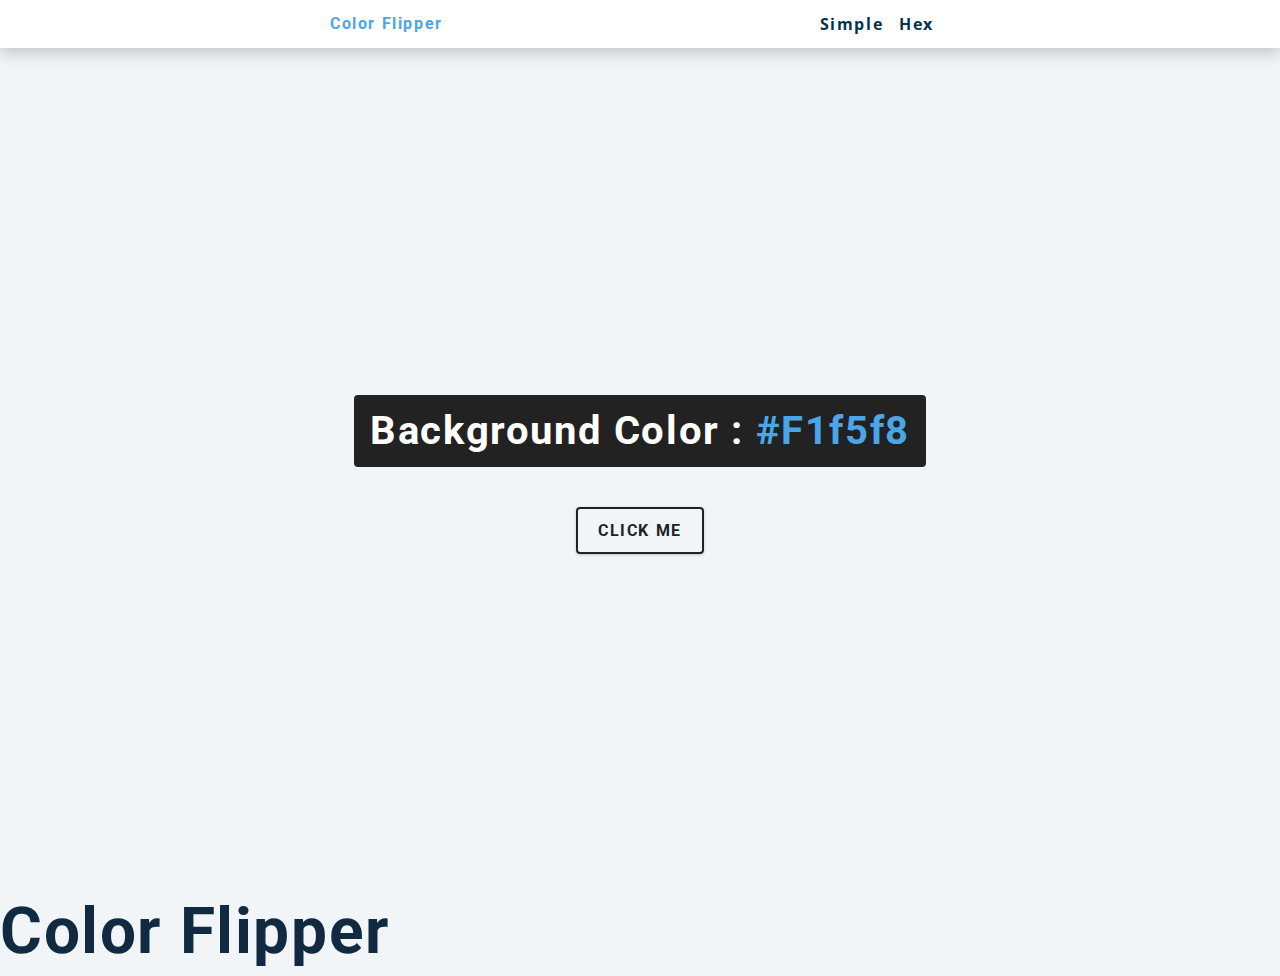
<file: color-flipper/index.html>
<!DOCTYPE html>
<html lang="en">
  <head>
    <meta charset="UTF-8" />
    <meta name="viewport" content="width=device-width, initial-scale=1.0" />
    <title>Color Flipper || Simple</title>

    <!-- styles -->
    <link rel="stylesheet" href="styles.css" />
  </head>
  <body>
    <nav>
        <div class="nav-center">
          <h4>color flipper</h4>
          <ul class="nav-links">
            <li>
              <a href="index.html">simple</a>
            </li>
            <li>
              <a href="hex.html">hex</a>
            </li>
          </ul>
        </div>
    </nav>
    
    <main>
      <div class="container">
        <h2>Background color : <span class="color">
          #f1f5f8
        </span></h2>
        <button class="btn btn-hero" id="btn">click me</button>
      </div>
    </main>
    <h1>color flipper</h1>
    <!-- javascript -->
    <script src="app.js"></script>
  </body>
</html>
</file>
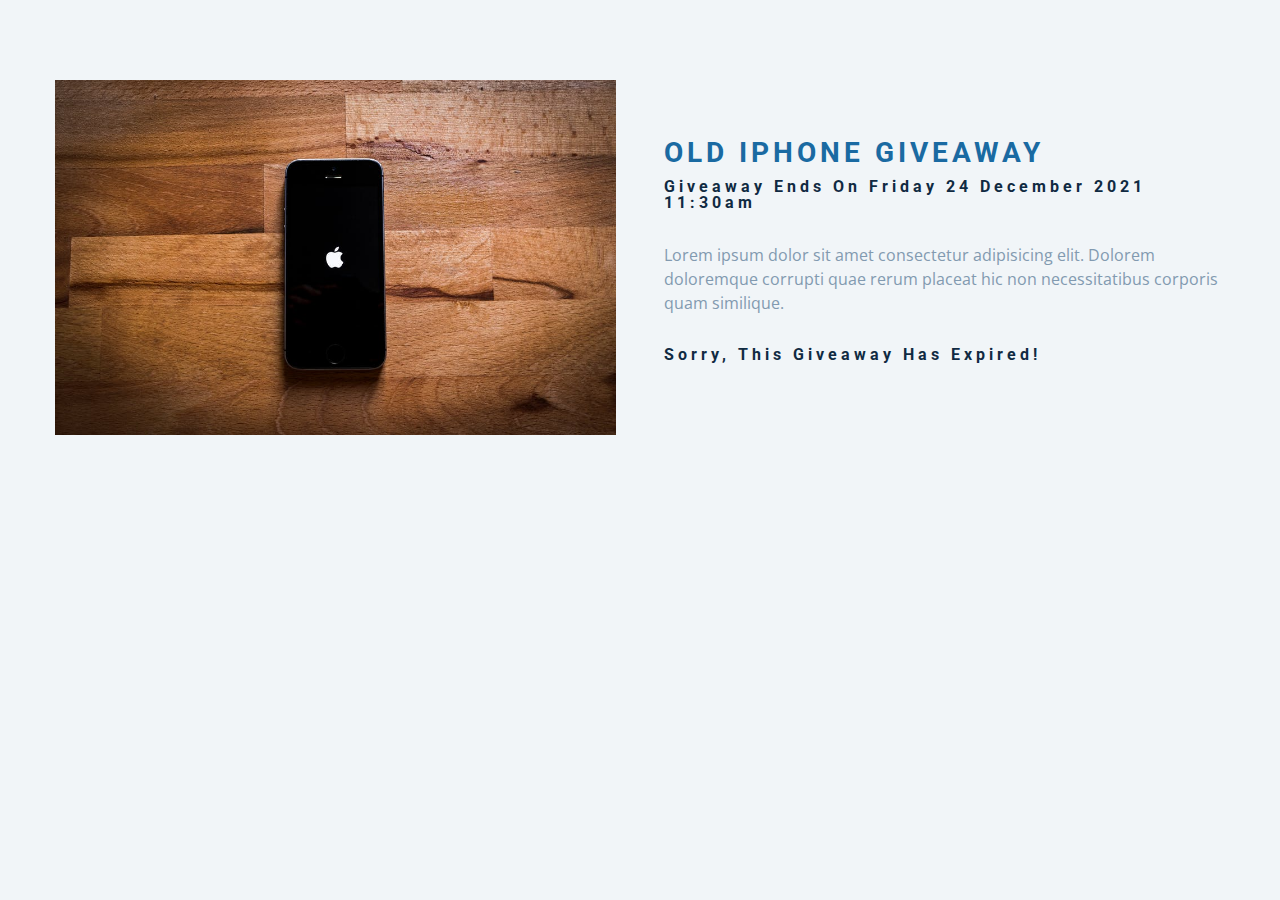
<file: countdown-timer/index.html>
<!DOCTYPE html>
<html lang="en">
  <head>
    <meta charset="UTF-8" />
    <meta name="viewport" content="width=device-width, initial-scale=1.0" />
    <title>Countdown</title>

    <!-- styles -->
    <link rel="stylesheet" href="styles.css" />
  </head>
  <body>
    <section class="section-center">
      <!-- image -->
      <article class="gift-img">
        <img src="./gift.jpeg" alt="gift picture">
      </article>
      <!-- info -->
      <article class="gift-info">
        <h3>old iphone giveaway</h3>
        <h4 class="giveaway">texto a modificar con JS</h4>
        <p>Lorem ipsum dolor sit amet consectetur adipisicing elit. Dolorem doloremque corrupti quae rerum placeat hic non necessitatibus corporis quam similique.</p>
        <div class="deadline">
          <div class="deadline-format">
            <div>
              <h4 class="days">34</h4>
              <span>days</span>
            </div>
          </div>
          <div class="deadline-format">
            <div>
              <h4 class="hours">34</h4>
              <span>hours</span>
            </div>
          </div>
          <div class="deadline-format">
            <div>
              <h4 class="mins">34</h4>
              <span>mins</span>
            </div>
          </div>
          <div class="deadline-format">
            <div>
              <h4 class="seconds">34</h4>
              <span>seconds</span>
            </div>
          </div>
        </div>
      </article>
    </section>
    <!-- javascript -->
    <script src="app.js"></script>
  </body>
</html>
</file>
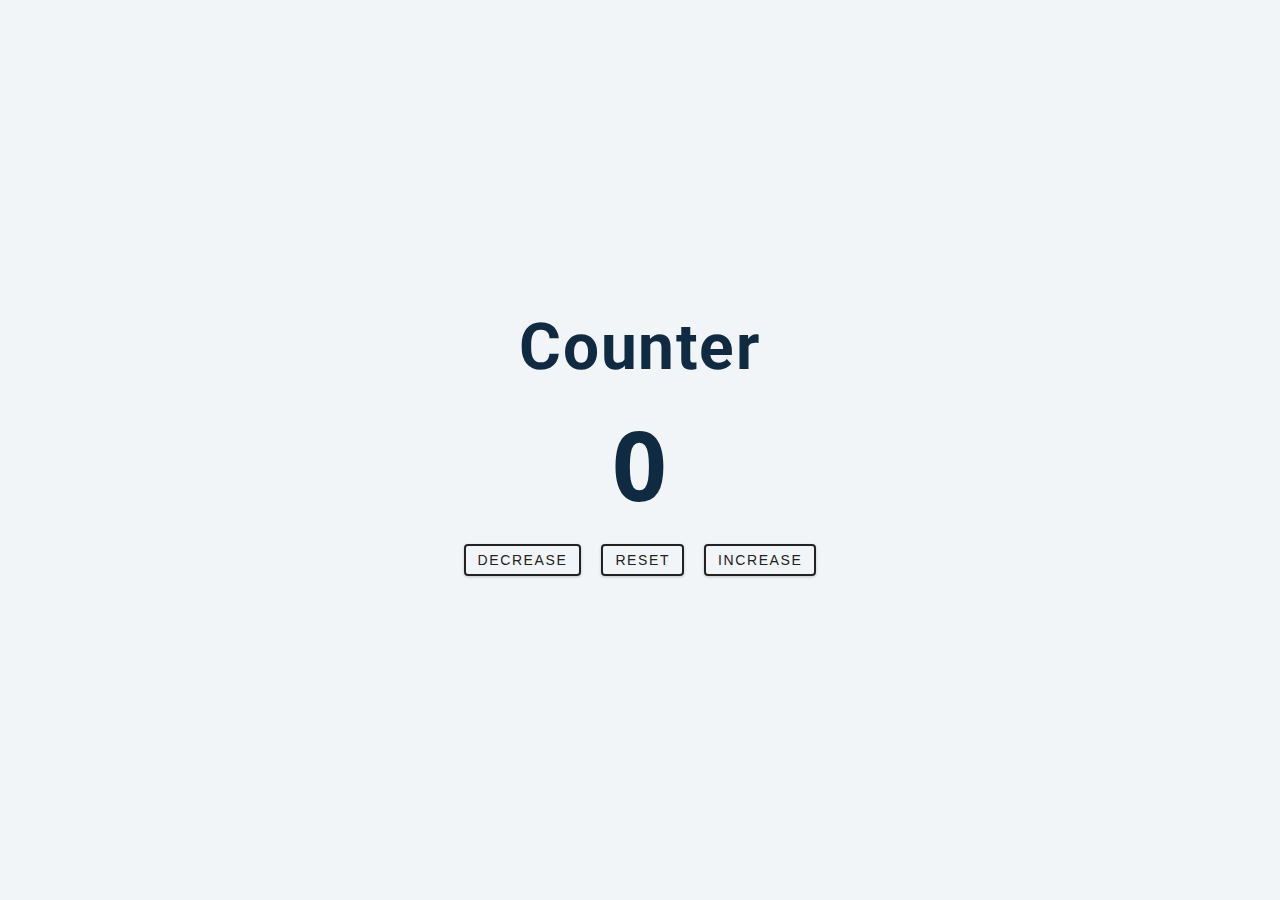
<file: counter/index.html>
<!DOCTYPE html>
<html lang="en">
  <head>
    <meta charset="UTF-8" />
    <meta name="viewport" content="width=device-width, initial-scale=1.0" />
    <title>Counter</title>

    <!-- styles -->
    <link rel="stylesheet" href="styles.css" />
  </head>
  <body>
    <main>
      <div class="container">
        <h1>Counter</h1>
        <span id="value">0</span>
        <div class="button-container">
          <button class="btn decrease">decrease</button>
          <button class="btn reset">reset</button>
          <button class="btn increase">increase</button>
        </div>
      </div>
    </main>
    <!-- javascript -->
    <script src="app.js"></script>
  </body>
</html>
</file>
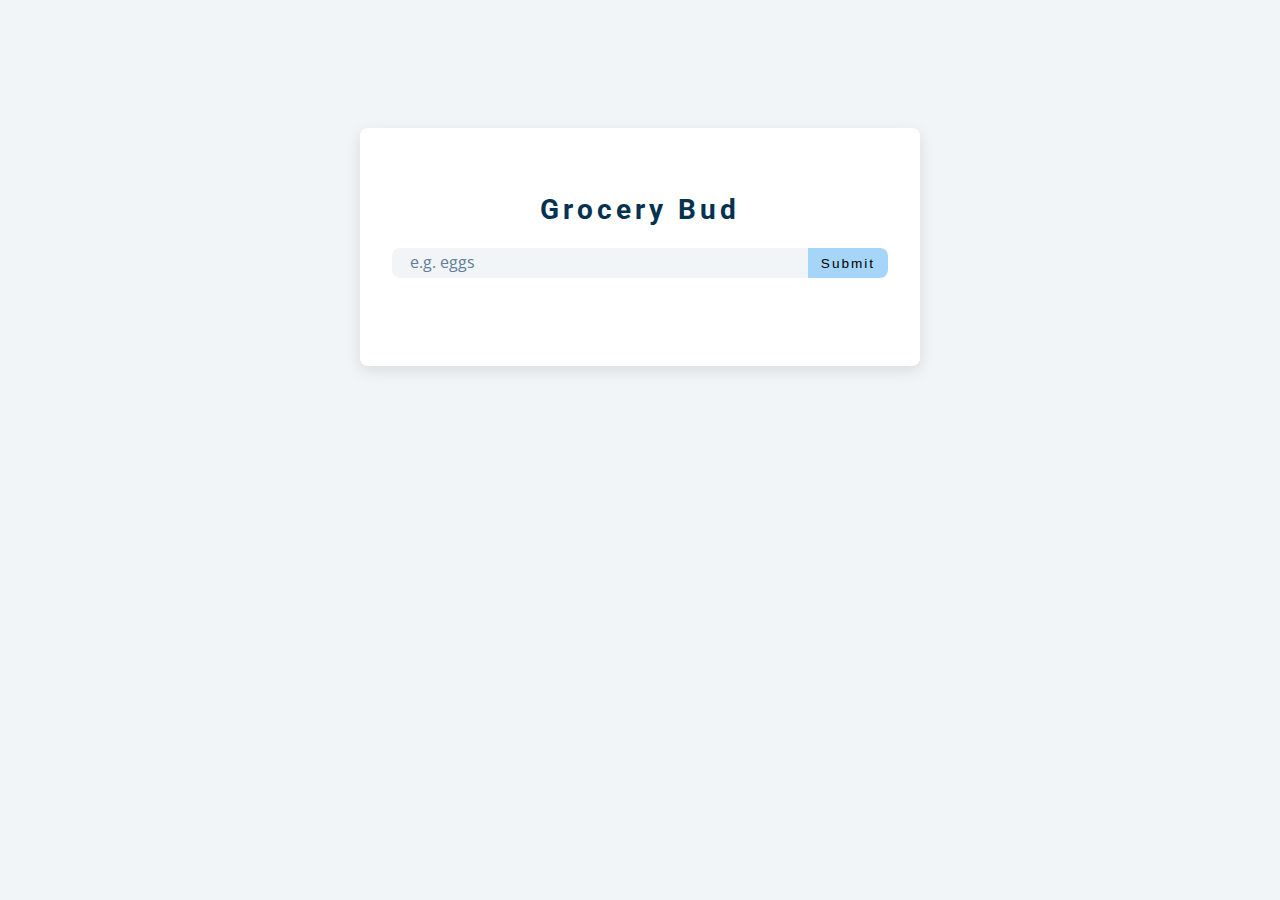
<file: grocery/index.html>
<!DOCTYPE html>
<html lang="en">
  <head>
    <meta charset="UTF-8" />
    <meta name="viewport" content="width=device-width, initial-scale=1.0" />
    <title>Grocery Bud</title>
    <!-- font-awesome -->
    <link
      rel="stylesheet"
      href="https://cdnjs.cloudflare.com/ajax/libs/font-awesome/5.14.0/css/all.min.css"
    />
    <!-- styles -->
    <link rel="stylesheet" href="styles.css" />
  </head>
  <body>
    <section class="section-center">
      <!-- form -->
      <form class="grocery-form">
        <p class="alert"></p>
        <h3>grocery bud</h3>
        <div class="form-control">
          <input type="text" id="grocery" placeholder="e.g. eggs">
          <button type="submit" class="submit-btn">submit</button>
        </div>
      </form>
      <!-- list -->
      <div class="grocery-container">
        <div class="grocery-list">
          
        </div>
        <!-- button  -->
        <button type="button" class="clear-btn">clear items</button>
      </div>
    </section>
    <!-- javascript -->
    <script src="app.js"></script>
  </body>
</html>
</file>
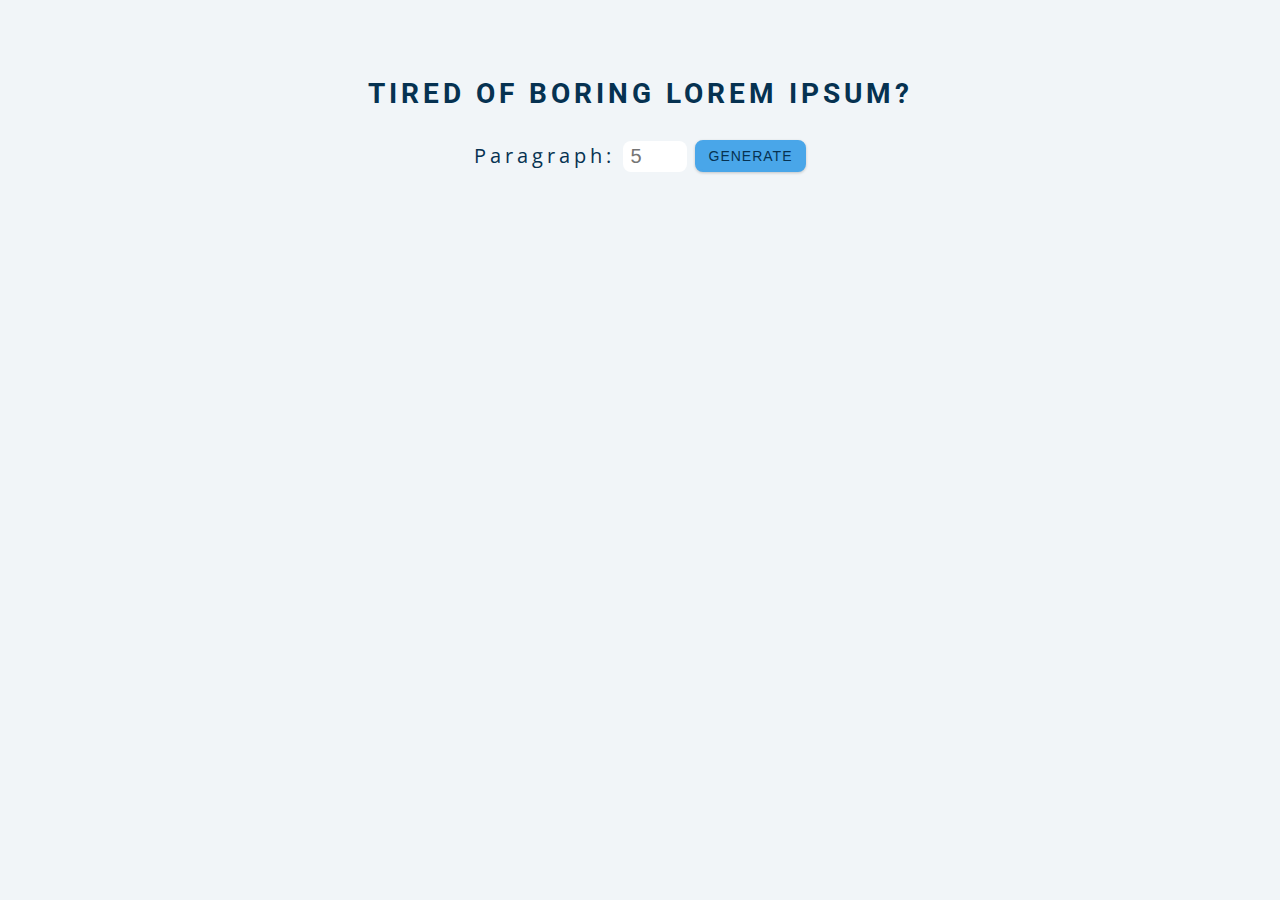
<file: lorem-ipsum/index.html>
<!DOCTYPE html>
<html lang="en">
  <head>
    <meta charset="UTF-8" />
    <meta name="viewport" content="width=device-width, initial-scale=1.0" />
    <title>Lorem Ipsum</title>

    <!-- styles -->
    <link rel="stylesheet" href="styles.css" />
  </head>
  <body>
    <section class="section-center">
      <h3>tired of boring lorem ipsum?</h3>
      <form class="lorem-form">
        <label for="amount">paragraph:</label>
        <input type="number" name="amount" id="amount" placeholder="5">
        <button type="submit" class="btn">generate</button>
      </form>
      <article class="lorem-text"></article>
    </section>
    <!-- javascript -->
    <script src="app.js"></script>
  </body>
</html>
</file>
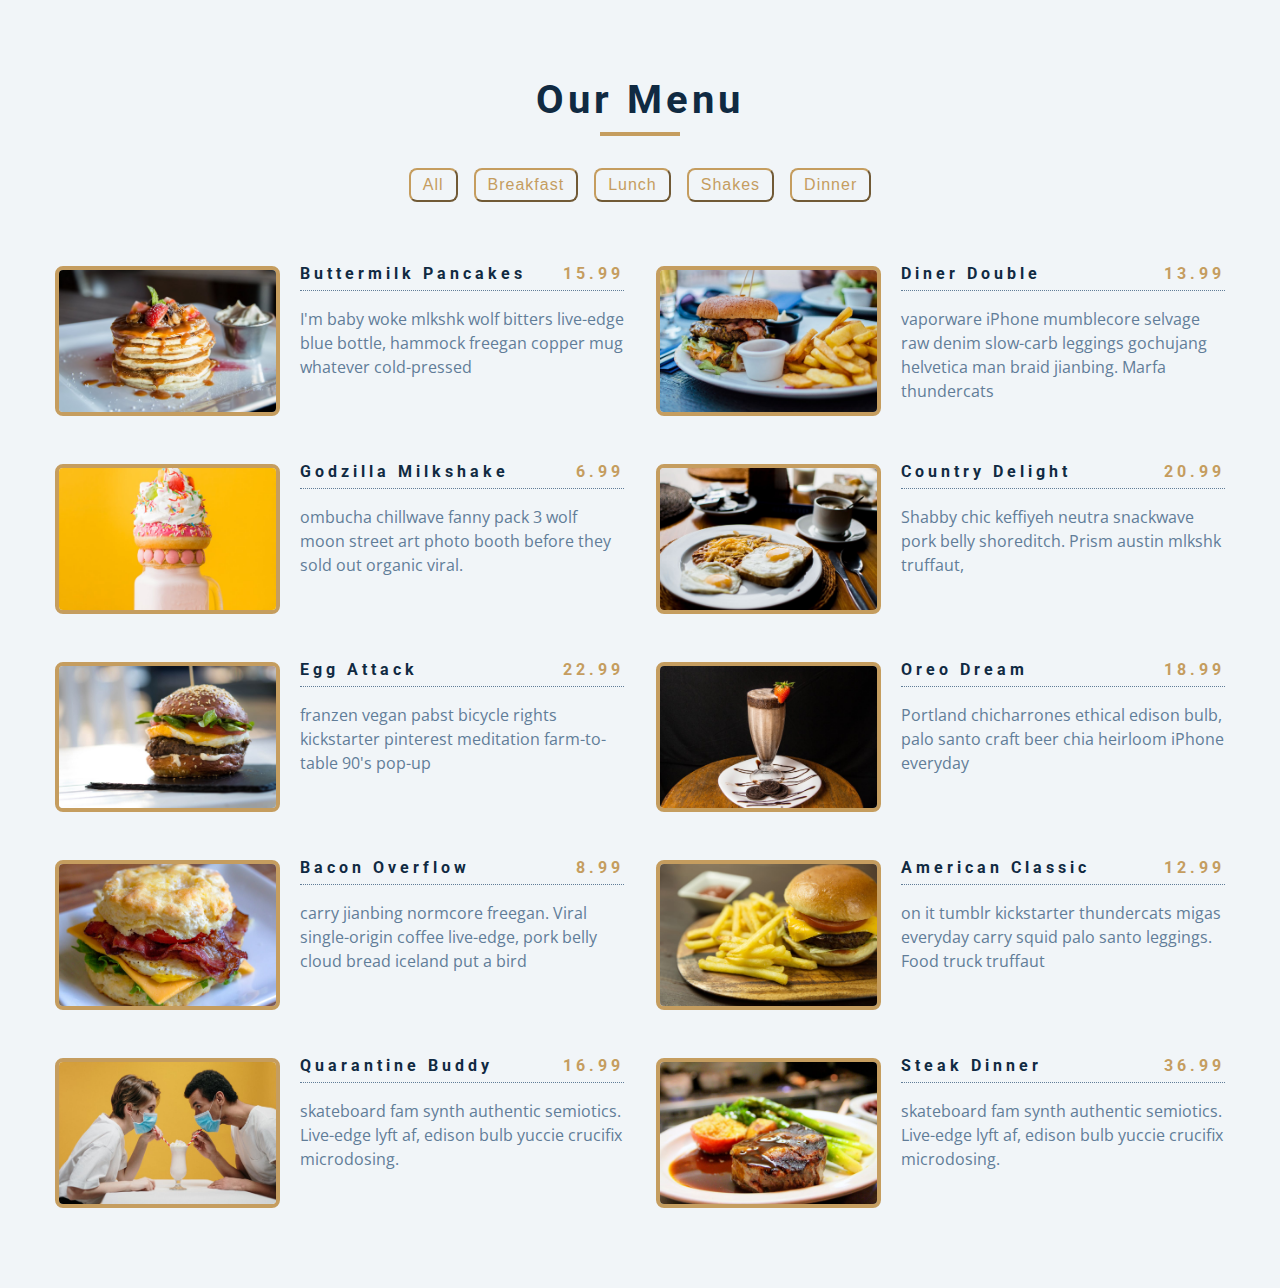
<file: menu/index.html>
<!DOCTYPE html>
<html lang="en">
  <head>
    <meta charset="UTF-8" />
    <meta name="viewport" content="width=device-width, initial-scale=1.0" />
    <title>Starter</title>
    <!-- font-awesome -->
    <link
      rel="stylesheet"
      href="https://cdnjs.cloudflare.com/ajax/libs/font-awesome/5.14.0/css/all.min.css"
    />
    <!-- styles -->
    <link rel="stylesheet" href="styles.css" />
  </head>
  <body>
    <section class="menu">
      <!-- title -->
      <div class="title">
        <h2>our menu</h2>
        <div class="underline"></div>
      </div>
      <!-- filter buttons -->
      <div class="btn-container">
        <!-- <button class="filter-btn" type="button" data-id='all'>all</button>
        <button class="filter-btn" type="button" data-id='breakfast'>breakfast</button>
        <button class="filter-btn" type="button" data-id='lunch'>lunch</button>
        <button class="filter-btn" type="button" data-id='shakes'>shakes</button> -->
        <!-- lo importante es poner data-(loquemepinte) -->
      </div>
      <!-- menu items -->
      <div class="section-center">
        <article class="menu-item">
          <img src="./menu-item.jpeg" class="photo" alt="menu-item">
          <div class="item-info">
            <header>
              <h4>buttermik pancake</h4>
              <h4 class="price">$15</h4>
            </header>
            <p class="item-text">Lorem, ipsum dolor sit amet consectetur adipisicing elit. Alias, soluta!</p>
          </div>
        </article>
      </div>
    </section>
    <!-- javascript -->
    <script src="app.js"></script>
  </body>
</html>
</file>
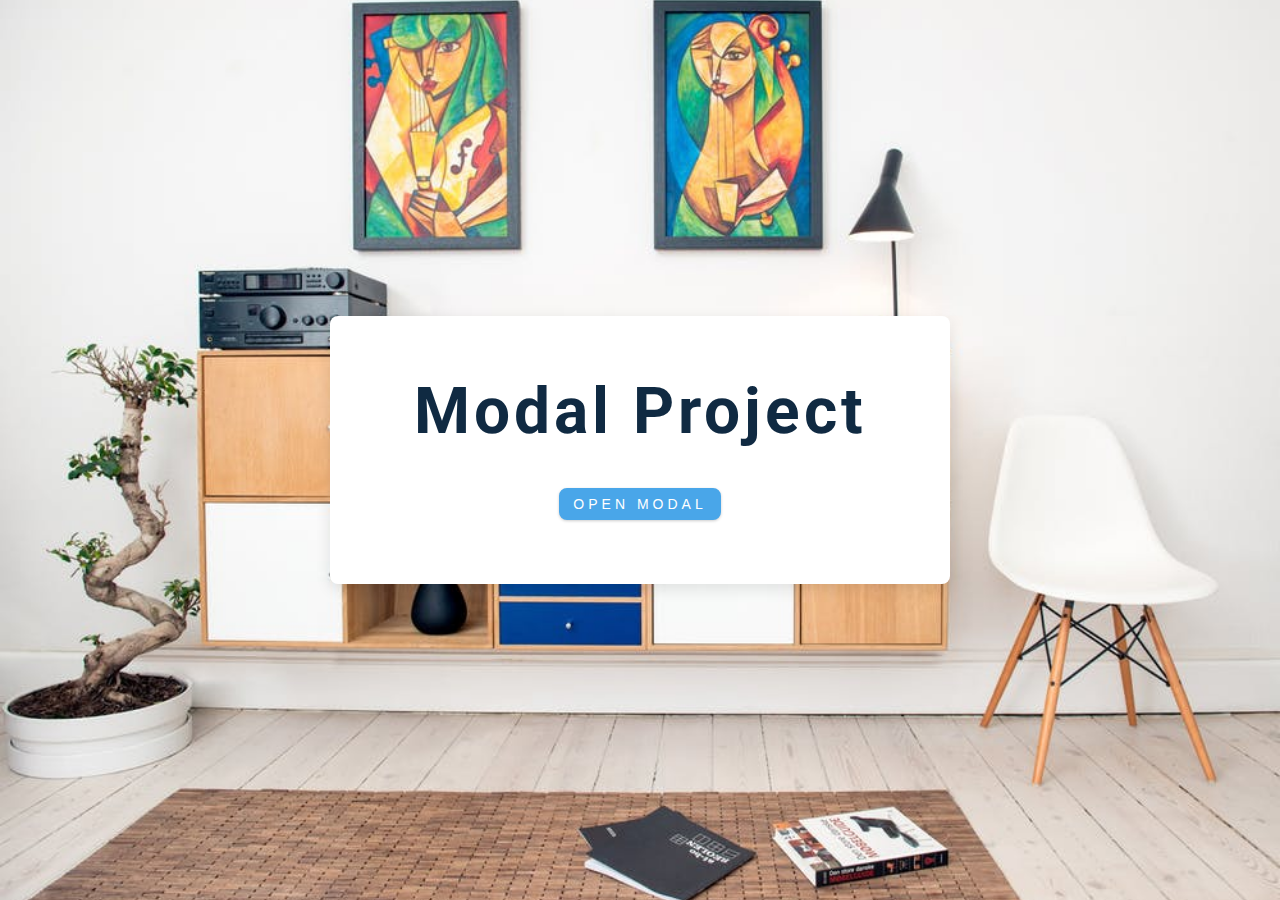
<file: modal/index.html>
<!DOCTYPE html>
<html lang="en">
  <head>
    <meta charset="UTF-8" />
    <meta name="viewport" content="width=device-width, initial-scale=1.0" />
    <title>Modal</title>
    <!-- font-awesome -->
    <link
      rel="stylesheet"
      href="https://cdnjs.cloudflare.com/ajax/libs/font-awesome/5.14.0/css/all.min.css"
    />
    <!-- styles -->
    <link rel="stylesheet" href="styles.css" />
  </head>
  <body>
    <header class="hero">
      <div class="banner">
        <h1>modal project</h1>
        <button class="btn modal-btn">open modal</button>
      </div>

      <!-- modal overlay -->
      <div class="modal-overlay">
        <div class="modal-container">
          <h3>modal content</h3>
          <button class="close-btn">
            <i class="fas fa-times"></i>
          </button>
        </div>
      </div>
    </header>
    
    
    <!-- javascript -->
    <script src="app.js"></script>
  </body>
</html>
</file>
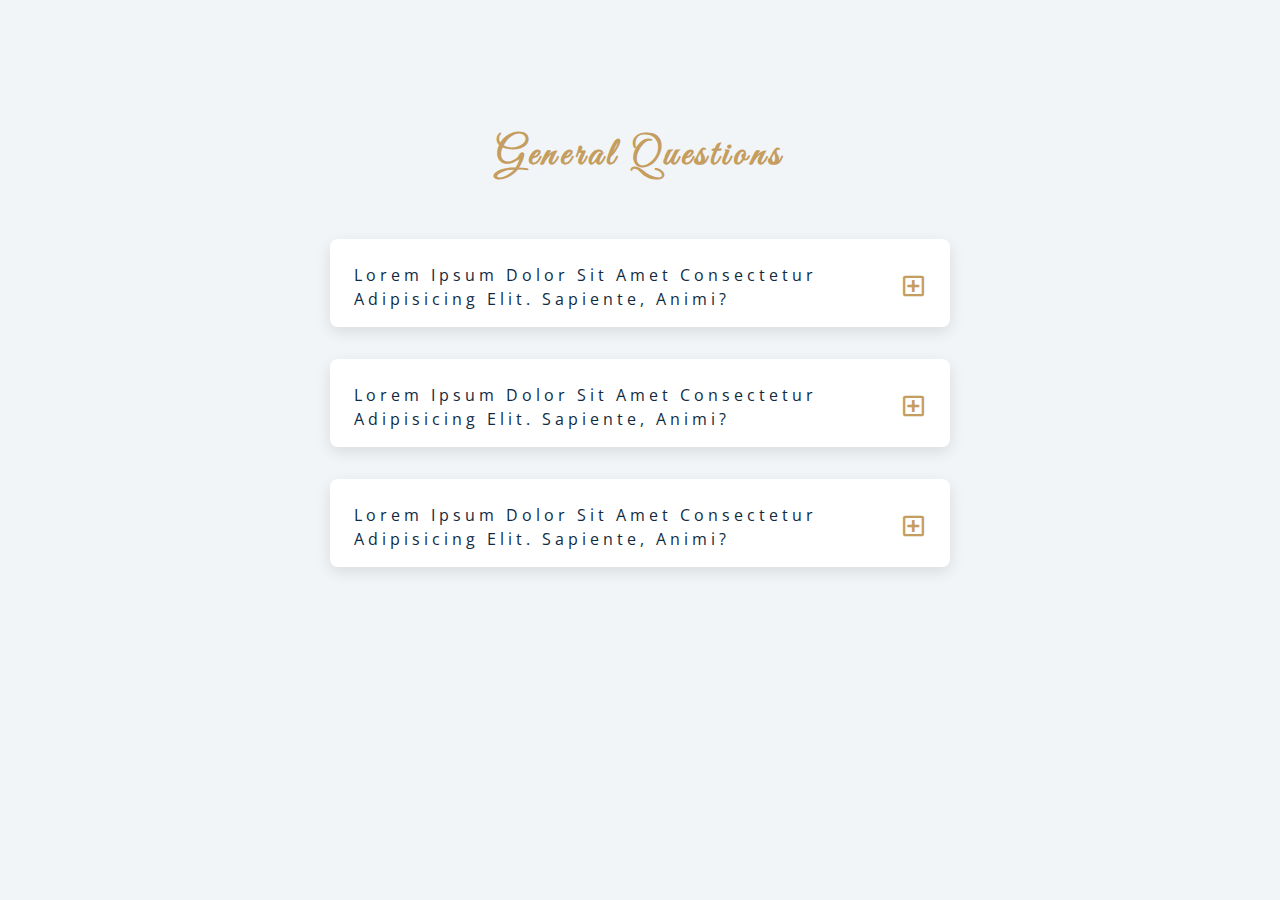
<file: questions/index.html>
<!DOCTYPE html>
<html lang="en">
  <head>
    <meta charset="UTF-8" />
    <meta name="viewport" content="width=device-width, initial-scale=1.0" />
    <title>Q & A</title>
    <!-- font-awesome -->
    <link
      rel="stylesheet"
      href="https://cdnjs.cloudflare.com/ajax/libs/font-awesome/5.14.0/css/all.min.css"
    />
    <!-- extra fonts -->
    <link
      href="https://fonts.googleapis.com/css?family=Great+Vibes&display=swap"
      rel="stylesheet"
    />
    <!-- styles -->
    <link rel="stylesheet" href="styles.css" />
  </head>
  <body>
    <section class="questions">
      <!-- title -->
      <div class="title">
        <h2>general questions</h2>
      </div>
      <!-- question -->
      <div class="section-center">
            <article class="question">
              <!-- question title -->
              <div class="question-title">
                <p>Lorem ipsum dolor sit amet consectetur adipisicing elit. Sapiente, animi?</p>
                <button type="button" class="question-btn">
                  <span class="plus-icon">
                    <i class="far fa-plus-square"></i>
                  </span>
                  <span class="minus-icon">
                    <i class="far fa-minus-square"></i>
                  </span>
                </button>
              </div>
              <!-- question text -->
              <div class="question-text">
                <p>Lorem ipsum dolor sit amet consectetur, adipisicing elit. Minus inventore ipsam aliquid nesciunt dolorum dolore perspiciatis quae rem consequatur assumenda!</p>
              </div>
            </article>
            <article class="question">
              <!-- question title -->
              <div class="question-title">
                <p>Lorem ipsum dolor sit amet consectetur adipisicing elit. Sapiente, animi?</p>
                <button type="button" class="question-btn">
                  <span class="plus-icon">
                    <i class="far fa-plus-square"></i>
                  </span>
                  <span class="minus-icon">
                    <i class="far fa-minus-square"></i>
                  </span>
                </button>
              </div>
              <!-- question text -->
              <div class="question-text">
                <p>Lorem ipsum dolor sit amet consectetur, adipisicing elit. Minus inventore ipsam aliquid nesciunt dolorum dolore perspiciatis quae rem consequatur assumenda!</p>
              </div>
            </article>
            <article class="question">
              <!-- question title -->
              <div class="question-title">
                <p>Lorem ipsum dolor sit amet consectetur adipisicing elit. Sapiente, animi?</p>
                <button type="button" class="question-btn">
                  <span class="plus-icon">
                    <i class="far fa-plus-square"></i>
                  </span>
                  <span class="minus-icon">
                    <i class="far fa-minus-square"></i>
                  </span>
                </button>
              </div>
              <!-- question text -->
              <div class="question-text">
                <p>Lorem ipsum dolor sit amet consectetur, adipisicing elit. Minus inventore ipsam aliquid nesciunt dolorum dolore perspiciatis quae rem consequatur assumenda!</p>
              </div>
            </article>
      </div>
    </section>
    <!-- javascript -->
    <script src="app.js"></script>
  </body>
</html>
</file>
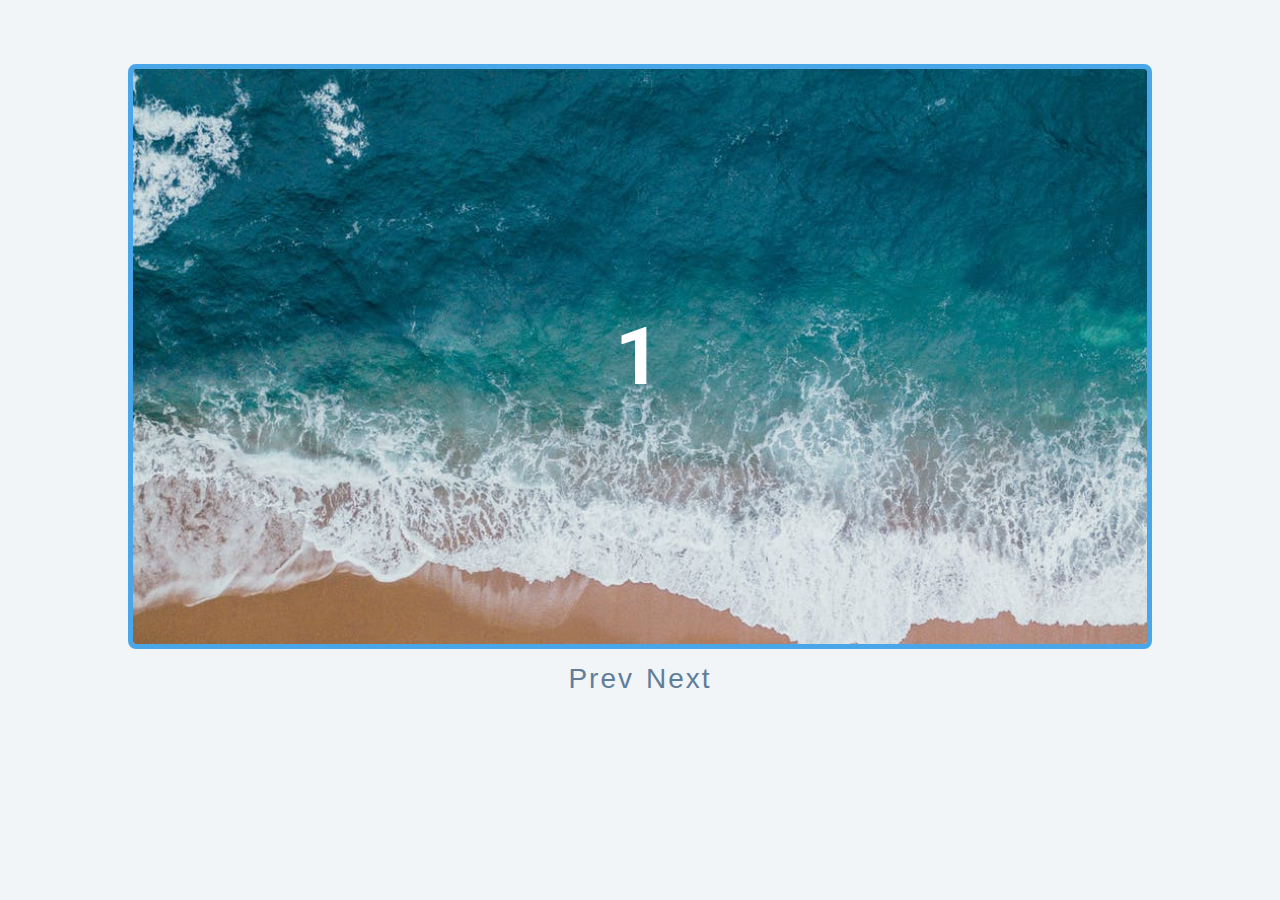
<file: slider/index.html>
<!DOCTYPE html>
<html lang="en">
  <head>
    <meta charset="UTF-8" />
    <meta name="viewport" content="width=device-width, initial-scale=1.0" />
    <title>Slider</title>

    <!-- styles -->
    <link rel="stylesheet" href="styles.css" />
  </head>
  <body>
    <div class="slider-container">
      <div class="slide">
        <img class="slide-img" src="./img-1.jpeg" alt="">
        <h1>1</h1>
      </div>
      <div class="slide">

        <h1>2</h1>
      </div>
      <div class="slide">

        <h1>3</h1>
      </div>
      <div class="slide">
        <div>
          <img class="person-img" src="./person-1.jpeg" alt="">
          <h4>susan doe</h4>
          <h1>4</h1>
        </div>  
      </div>
      <div class="slide">
        <div>
          <img class="person-img" src="./person-1.jpeg" alt="">
          <h4>susan doe</h4>
          <h1>5</h1>
        </div>  
      </div>
    </div>
    <div class="btn-container">
      <button type="button" class="prevBtn">
        prev
      </button>
      <button type="button" class="nextBtn">
        next
      </button>
    </div>

    <!-- javascript -->
    <script src="app.js"></script>
  </body>
</html>
</file>
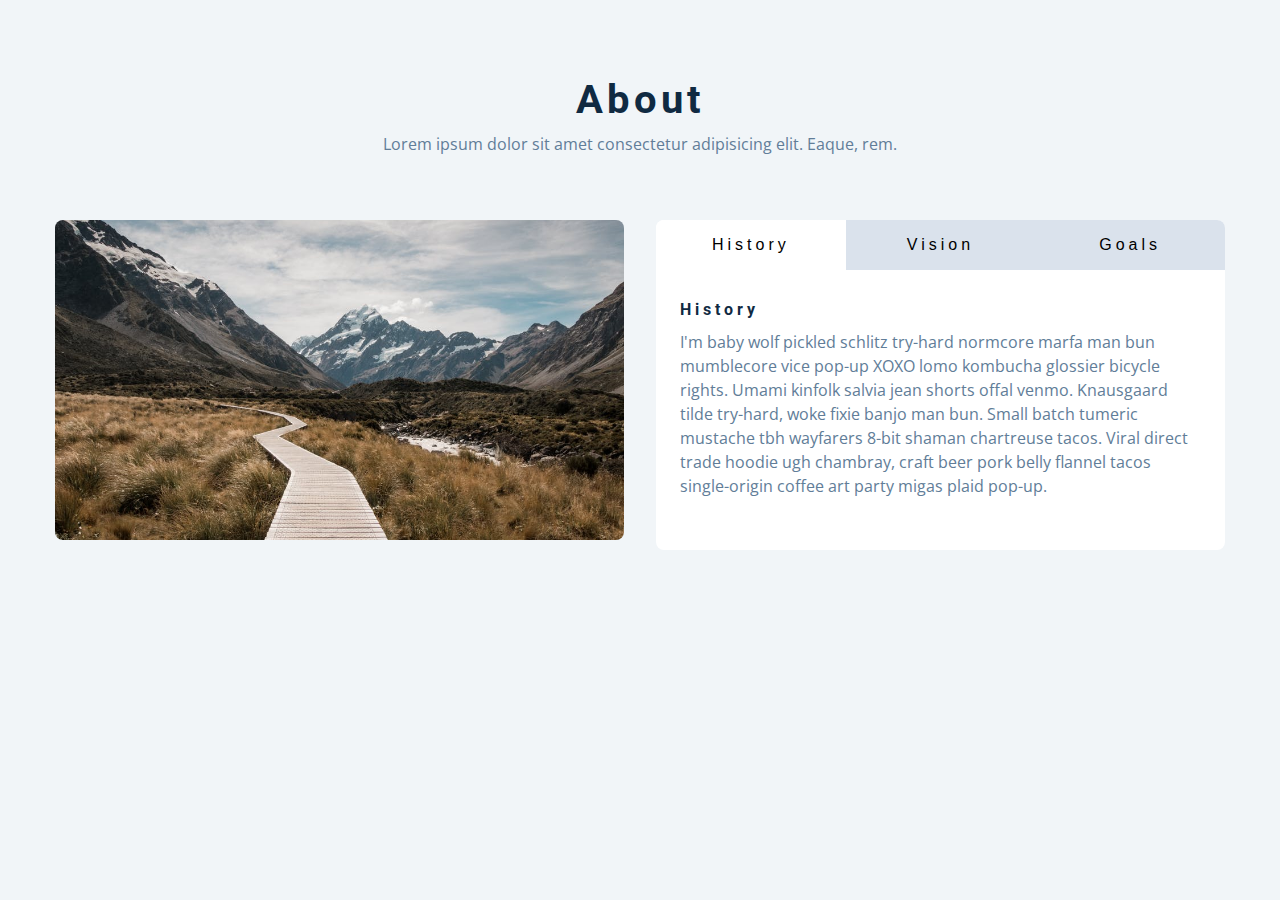
<file: tabs/index.html>
<!DOCTYPE html>
<html lang="en">
  <head>
    <meta charset="UTF-8" />
    <meta name="viewport" content="width=device-width, initial-scale=1.0" />
    <title>Tabs</title>

    <!-- styles -->
    <link rel="stylesheet" href="styles.css" />
  </head>
  <body>
    <section class="section">
      <div class="title">
        <h2>about</h2>
        <p>Lorem ipsum dolor sit amet consectetur adipisicing elit. Eaque, rem.</p>
      </div>
      <div class="about-center section-center">
        <article class="about-img">
          <img src="./hero-bcg.jpeg" alt="about picture">
        </article>

        <article class="about">
          <!-- button container -->
          <div class="btn-container">
            <button class="tab-btn active" data-bananas="history">history</button>
            <button class="tab-btn" data-bananas="vision">vision</button>
            <button class="tab-btn" data-bananas="goals">goals</button>
          </div>
          <article class="about-content">
            <!-- single item -->
            <div class="content active" id="history">
              <h4>history</h4>
              <p>
                I'm baby wolf pickled schlitz try-hard normcore marfa man bun mumblecore vice
                pop-up XOXO lomo kombucha glossier bicycle rights. Umami kinfolk salvia jean
                shorts offal venmo. Knausgaard tilde try-hard, woke fixie banjo man bun. Small
                batch tumeric mustache tbh wayfarers 8-bit shaman chartreuse tacos. Viral
                direct trade hoodie ugh chambray, craft beer pork belly flannel tacos
                single-origin coffee art party migas plaid pop-up.
              </p>
            </div>
            <div class="content" id="vision">
              <h4>vision</h4>
              <p>
                Man bun PBR&B keytar copper mug prism, hell of helvetica. Synth crucifix offal
                deep v hella biodiesel. Church-key listicle polaroid put a bird on it
                chillwave palo santo enamel pin, tattooed meggings franzen la croix cray.
                Retro yr aesthetic four loko tbh helvetica air plant, neutra palo santo tofu
                mumblecore. Hoodie bushwick pour-over jean shorts chartreuse shabby chic. Roof
                party hammock master cleanse pop-up truffaut, bicycle rights skateboard
                affogato readymade sustainable deep v live-edge schlitz narwhal.
              </p>
              <ul>
                <li>list item</li>
                <li>list item</li>
                <li>list item</li>
              </ul>
            </div>
            <div class="content" id="goals">
              <h4>goals</h4>
              <p>
                Chambray authentic truffaut, kickstarter brunch taxidermy vape heirloom four
                dollar toast raclette shoreditch church-key. Poutine etsy tote bag, cred
                fingerstache leggings cornhole everyday carry blog gastropub. Brunch biodiesel
                sartorial mlkshk swag, mixtape hashtag marfa readymade direct trade man braid
                cold-pressed roof party. Small batch adaptogen coloring book heirloom.
                Letterpress food truck hammock literally hell of wolf beard adaptogen everyday
                carry. Dreamcatcher pitchfork yuccie, banh mi salvia venmo photo booth quinoa
                chicharrones.
              </p>
            </div>
            <!-- end of single item -->
          </article>
        </article>
      </div>
    </section>
    <!-- javascript -->
    <script src="app.js"></script>
  </body>
</html>
</file>
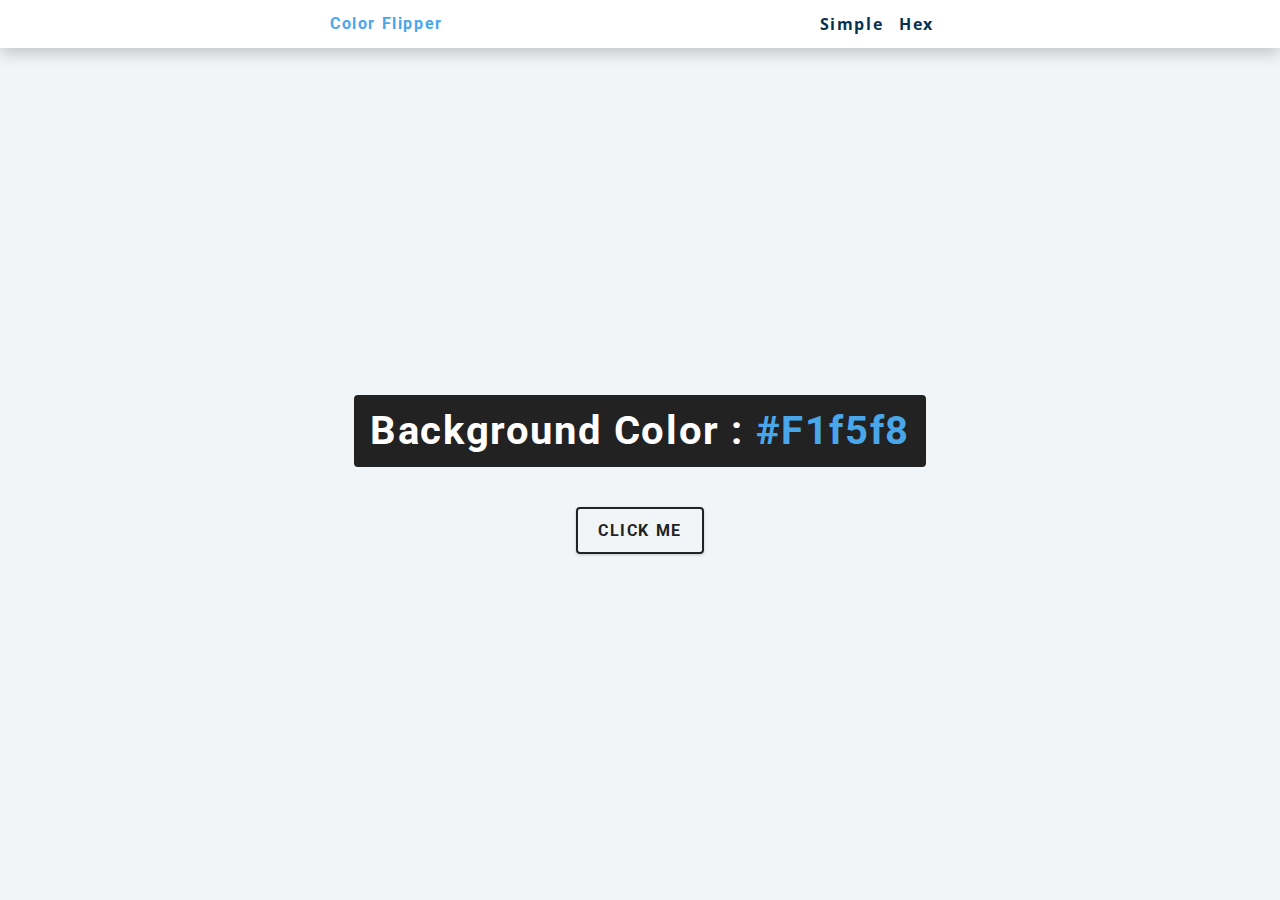
<file: color-flipper/hex.html>
<!DOCTYPE html>
<html lang="en">
  <head>
    <meta charset="UTF-8" />
    <meta name="viewport" content="width=device-width, initial-scale=1.0" />
    <title>
      Color Flipper || Simple
    </title>

    <!-- styles -->
    <link rel="stylesheet" href="styles.css" />
  </head>

  <body>
    <nav>
      <div class="nav-center">
        <h4>color flipper</h4>
        <ul class="nav-links">
          <li><a href="index.html">simple</a></li>
          <li><a href="hex.html">hex</a></li>
        </ul>
      </div>
    </nav>
    <main>
      <div class="container">
        <h2>background color : <span class="color">#f1f5f8</span></h2>
        <button class="btn btn-hero" id="btn">click me</button>
      </div>
    </main>
    <!-- javascript -->
    <script src="hex.js"></script>
  </body>
</html>
</file>
<file: color-flipper/styles.css>
/*
=============== 
Fonts
===============
*/
@import url("https://fonts.googleapis.com/css?family=Open+Sans|Roboto:400,700&display=swap");

/*
=============== 
Variables
===============
*/

:root {
  /* dark shades of primary color*/
  --clr-primary-1: hsl(205, 86%, 17%);
  --clr-primary-2: hsl(205, 77%, 27%);
  --clr-primary-3: hsl(205, 72%, 37%);
  --clr-primary-4: hsl(205, 63%, 48%);
  /* primary/main color */
  --clr-primary-5: hsl(205, 78%, 60%);
  /* lighter shades of primary color */
  --clr-primary-6: hsl(205, 89%, 70%);
  --clr-primary-7: hsl(205, 90%, 76%);
  --clr-primary-8: hsl(205, 86%, 81%);
  --clr-primary-9: hsl(205, 90%, 88%);
  --clr-primary-10: hsl(205, 100%, 96%);
  /* darkest grey - used for headings */
  --clr-grey-1: hsl(209, 61%, 16%);
  --clr-grey-2: hsl(211, 39%, 23%);
  --clr-grey-3: hsl(209, 34%, 30%);
  --clr-grey-4: hsl(209, 28%, 39%);
  /* grey used for paragraphs */
  --clr-grey-5: hsl(210, 22%, 49%);
  --clr-grey-6: hsl(209, 23%, 60%);
  --clr-grey-7: hsl(211, 27%, 70%);
  --clr-grey-8: hsl(210, 31%, 80%);
  --clr-grey-9: hsl(212, 33%, 89%);
  --clr-grey-10: hsl(210, 36%, 96%);
  --clr-white: #fff;
  --clr-red-dark: hsl(360, 67%, 44%);
  --clr-red-light: hsl(360, 71%, 66%);
  --clr-green-dark: hsl(125, 67%, 44%);
  --clr-green-light: hsl(125, 71%, 66%);
  --clr-black: #222;
  --ff-primary: "Roboto", sans-serif;
  --ff-secondary: "Open Sans", sans-serif;
  --transition: all 0.3s linear;
  --spacing: 0.1rem;
  --radius: 0.25rem;
  --light-shadow: 0 5px 15px rgba(0, 0, 0, 0.1);
  --dark-shadow: 0 5px 15px rgba(0, 0, 0, 0.2);
  --max-width: 1170px;
  --fixed-width: 620px;
}
/*
=============== 
Global Styles
===============
*/

*,
::after,
::before {
  margin: 0;
  padding: 0;
  box-sizing: border-box;
}
body {
  font-family: var(--ff-secondary);
  background: var(--clr-grey-10);
  color: var(--clr-grey-1);
  line-height: 1.5;
  font-size: 0.875rem;
}
ul {
  list-style-type: none;
}
a {
  text-decoration: none;
}
h1,
h2,
h3,
h4 {
  letter-spacing: var(--spacing);
  text-transform: capitalize;
  line-height: 1.25;
  margin-bottom: 0.75rem;
  font-family: var(--ff-primary);
}
h1 {
  font-size: 3rem;
}
h2 {
  font-size: 2rem;
}
h3 {
  font-size: 1.25rem;
}
h4 {
  font-size: 0.875rem;
}
p {
  margin-bottom: 1.25rem;
  color: var(--clr-grey-5);
}
@media screen and (min-width: 800px) {
  h1 {
    font-size: 4rem;
  }
  h2 {
    font-size: 2.5rem;
  }
  h3 {
    font-size: 1.75rem;
  }
  h4 {
    font-size: 1rem;
  }
  body {
    font-size: 1rem;
  }
  h1,
  h2,
  h3,
  h4 {
    line-height: 1;
  }
}
/*  global classes */

/* section */
.section {
  padding: 5rem 0;
}

.section-center {
  width: 90vw;
  margin: 0 auto;
  max-width: 1170px;
}
@media screen and (min-width: 992px) {
  .section-center {
    width: 95vw;
  }
}
main {
  min-height: 100vh;
  display: grid;
  place-items: center;
}

/*
=============== 
Nav
===============
*/
nav {
  background: var(--clr-white);
  height: 3rem;
  display: grid;
  align-items: center;
  box-shadow: var(--dark-shadow);
}
.nav-center {
  width: 90vw;
  max-width: var(--fixed-width);
  margin: 0 auto;
  display: flex;
  align-items: center;
  justify-content: space-between;
}
.nav-center h4 {
  margin-bottom: 0;
  color: var(--clr-primary-5);
}
.nav-links {
  display: flex;
}
nav a {
  text-transform: capitalize;
  font-weight: 700;
  font-size: 1rem;
  color: var(--clr-primary-1);
  letter-spacing: var(--spacing);
  margin-right: 1rem;
}
nav a:hover {
  color: var(--clr-primary-5);
}
/*
=============== 
Container
===============
*/
main {
  min-height: calc(100vh - 3rem);
  display: grid;
  place-items: center;
}
.container {
  text-align: center;
}
.container h2 {
  background: var(--clr-black);
  color: var(--clr-white);
  padding: 1rem;
  border-radius: var(--radius);
  margin-bottom: 2.5rem;
}
.color {
  color: var(--clr-primary-5);
}
.btn-hero {
  font-family: var(--ff-primary);
  text-transform: uppercase;
  background: transparent;
  color: var(--clr-black);
  letter-spacing: var(--spacing);
  display: inline-block;
  font-weight: 700;
  transition: var(--transition);
  border: 2px solid var(--clr-black);
  cursor: pointer;
  box-shadow: 0 1px 3px rgba(0, 0, 0, 0.2);
  border-radius: var(--radius);
  font-size: 1rem;
  padding: 0.75rem 1.25rem;
}
.btn-hero:hover {
  color: var(--clr-white);
  background: var(--clr-black);
}
</file>
<file: countdown-timer/styles.css>
/*
=============== 
Fonts
===============
*/
@import url("https://fonts.googleapis.com/css?family=Open+Sans|Roboto:400,700&display=swap");

/*
=============== 
Variables
===============
*/

:root {
  /* dark shades of primary color*/
  --clr-primary-1: hsl(205, 86%, 17%);
  --clr-primary-2: hsl(205, 77%, 27%);
  --clr-primary-3: hsl(205, 72%, 37%);
  --clr-primary-4: hsl(205, 63%, 48%);
  /* primary/main color */
  --clr-primary-5: #49a6e9;
  /* lighter shades of primary color */
  --clr-primary-6: hsl(205, 89%, 70%);
  --clr-primary-7: hsl(205, 90%, 76%);
  --clr-primary-8: hsl(205, 86%, 81%);
  --clr-primary-9: hsl(205, 90%, 88%);
  --clr-primary-10: hsl(205, 100%, 96%);
  /* darkest grey - used for headings */
  --clr-grey-1: hsl(209, 61%, 16%);
  --clr-grey-2: hsl(211, 39%, 23%);
  --clr-grey-3: hsl(209, 34%, 30%);
  --clr-grey-4: hsl(209, 28%, 39%);
  /* grey used for paragraphs */
  --clr-grey-5: hsl(210, 22%, 49%);
  --clr-grey-6: hsl(209, 23%, 60%);
  --clr-grey-7: hsl(211, 27%, 70%);
  --clr-grey-8: hsl(210, 31%, 80%);
  --clr-grey-9: hsl(212, 33%, 89%);
  --clr-grey-10: hsl(210, 36%, 96%);
  --clr-white: #fff;
  --clr-red-dark: hsl(360, 67%, 44%);
  --clr-red-light: hsl(360, 71%, 66%);
  --clr-green-dark: hsl(125, 67%, 44%);
  --clr-green-light: hsl(125, 71%, 66%);
  --clr-black: #222;
  --clr-gold: #c59d5f;
  --ff-primary: "Roboto", sans-serif;
  --ff-secondary: "Open Sans", sans-serif;
  --transition: all 0.3s linear;
  --spacing: 0.25rem;
  --radius: 0.5rem;
  --light-shadow: 0 5px 15px rgba(0, 0, 0, 0.1);
  --dark-shadow: 0 5px 15px rgba(0, 0, 0, 0.2);
  --max-width: 1170px;
  --fixed-width: 620px;
}
/*
=============== 
Global Styles
===============
*/

*,
::after,
::before {
  margin: 0;
  padding: 0;
  box-sizing: border-box;
}
body {
  font-family: var(--ff-secondary);
  background: var(--clr-grey-10);
  color: var(--clr-grey-1);
  line-height: 1.5;
  font-size: 0.875rem;
}
ul {
  list-style-type: none;
}
a {
  text-decoration: none;
}
img:not(.logo) {
  width: 100%;
}
img {
  display: block;
}

h1,
h2,
h3,
h4 {
  letter-spacing: var(--spacing);
  text-transform: capitalize;
  line-height: 1.25;
  margin-bottom: 0.75rem;
  font-family: var(--ff-primary);
}
h1 {
  font-size: 3rem;
}
h2 {
  font-size: 2rem;
}
h3 {
  font-size: 1.25rem;
}
h4 {
  font-size: 0.875rem;
}
p {
  margin-bottom: 1.25rem;
  color: var(--clr-grey-5);
}
@media screen and (min-width: 800px) {
  h1 {
    font-size: 4rem;
  }
  h2 {
    font-size: 2.5rem;
  }
  h3 {
    font-size: 1.75rem;
  }
  h4 {
    font-size: 1rem;
  }
  body {
    font-size: 1rem;
  }
  h1,
  h2,
  h3,
  h4 {
    line-height: 1;
  }
}
/*  global classes */

.btn {
  text-transform: uppercase;
  background: transparent;
  color: var(--clr-black);
  padding: 0.375rem 0.75rem;
  letter-spacing: var(--spacing);
  display: inline-block;
  transition: var(--transition);
  font-size: 0.875rem;
  border: 2px solid var(--clr-black);
  cursor: pointer;
  box-shadow: 0 1px 3px rgba(0, 0, 0, 0.2);
  border-radius: var(--radius);
}
.btn:hover {
  color: var(--clr-white);
  background: var(--clr-black);
}
/* section */
.section {
  padding: 5rem 0;
}

.section-center {
  width: 90vw;
  margin: 5rem auto;
  max-width: 1170px;
}

main {
  min-height: 100vh;
  display: grid;
  place-items: center;
}
/*
=============== 
Countdown Timer
===============
*/
.gift-img {
  margin-bottom: 2rem;
}
.gift-info h3 {
  text-transform: uppercase;
  color: var(--clr-primary-3);
}
.gift-info p {
  color: var(--clr-grey-6);
}
.date {
  color: var(--clr-grey-5);
  font-size: 0.85rem;
}
@media screen and (min-width: 992px) {
  .section-center {
    display: grid;
    grid-template-columns: 1fr 1fr;
    place-items: center;
    gap: 3rem;
    width: 95vw;
  }
  .gift-img {
    margin-bottom: 0;
  }
}
.gift-info p {
  margin: 2rem 0;
}
.deadline {
  display: flex;
}
.deadline-format {
  background: var(--clr-grey-1);
  color: var(--clr-white);
  margin-right: 1rem;
  width: 5rem;
  height: 5rem;
  display: grid;
  place-items: center;
  text-align: center;
}
.deadline-format span {
  display: block;
  text-transform: uppercase;
  letter-spacing: 2px;
  font-size: 0.85rem;
}
.deadline h4:not(.expired) {
  font-size: 2rem;
  margin-bottom: 0.25rem;
  letter-spacing: var(--spacing);
}
</file>
<file: counter/styles.css>
/*
=============== 
Fonts
===============
*/
@import url("https://fonts.googleapis.com/css?family=Open+Sans|Roboto:400,700&display=swap");

/*
=============== 
Variables
===============
*/

:root {
  /* dark shades of primary color*/
  --clr-primary-1: hsl(205, 86%, 17%);
  --clr-primary-2: hsl(205, 77%, 27%);
  --clr-primary-3: hsl(205, 72%, 37%);
  --clr-primary-4: hsl(205, 63%, 48%);
  /* primary/main color */
  --clr-primary-5: hsl(205, 78%, 60%);
  /* lighter shades of primary color */
  --clr-primary-6: hsl(205, 89%, 70%);
  --clr-primary-7: hsl(205, 90%, 76%);
  --clr-primary-8: hsl(205, 86%, 81%);
  --clr-primary-9: hsl(205, 90%, 88%);
  --clr-primary-10: hsl(205, 100%, 96%);
  /* darkest grey - used for headings */
  --clr-grey-1: hsl(209, 61%, 16%);
  --clr-grey-2: hsl(211, 39%, 23%);
  --clr-grey-3: hsl(209, 34%, 30%);
  --clr-grey-4: hsl(209, 28%, 39%);
  /* grey used for paragraphs */
  --clr-grey-5: hsl(210, 22%, 49%);
  --clr-grey-6: hsl(209, 23%, 60%);
  --clr-grey-7: hsl(211, 27%, 70%);
  --clr-grey-8: hsl(210, 31%, 80%);
  --clr-grey-9: hsl(212, 33%, 89%);
  --clr-grey-10: hsl(210, 36%, 96%);
  --clr-white: #fff;
  --clr-red-dark: hsl(360, 67%, 44%);
  --clr-red-light: hsl(360, 71%, 66%);
  --clr-green-dark: hsl(125, 67%, 44%);
  --clr-green-light: hsl(125, 71%, 66%);
  --clr-black: #222;
  --ff-primary: "Roboto", sans-serif;
  --ff-secondary: "Open Sans", sans-serif;
  --transition: all 0.3s linear;
  --spacing: 0.1rem;
  --radius: 0.25rem;
  --light-shadow: 0 5px 15px rgba(0, 0, 0, 0.1);
  --dark-shadow: 0 5px 15px rgba(0, 0, 0, 0.2);
  --max-width: 1170px;
  --fixed-width: 620px;
}
/*
=============== 
Global Styles
===============
*/

*,
::after,
::before {
  margin: 0;
  padding: 0;
  box-sizing: border-box;
}
body {
  font-family: var(--ff-secondary);
  background: var(--clr-grey-10);
  color: var(--clr-grey-1);
  line-height: 1.5;
  font-size: 0.875rem;
}
ul {
  list-style-type: none;
}
a {
  text-decoration: none;
}
h1,
h2,
h3,
h4 {
  letter-spacing: var(--spacing);
  text-transform: capitalize;
  line-height: 1.25;
  margin-bottom: 0.75rem;
  font-family: var(--ff-primary);
}
h1 {
  font-size: 3rem;
}
h2 {
  font-size: 2rem;
}
h3 {
  font-size: 1.25rem;
}
h4 {
  font-size: 0.875rem;
}
p {
  margin-bottom: 1.25rem;
  color: var(--clr-grey-5);
}
@media screen and (min-width: 800px) {
  h1 {
    font-size: 4rem;
  }
  h2 {
    font-size: 2.5rem;
  }
  h3 {
    font-size: 1.75rem;
  }
  h4 {
    font-size: 1rem;
  }
  body {
    font-size: 1rem;
  }
  h1,
  h2,
  h3,
  h4 {
    line-height: 1;
  }
}
/*  global classes */

/* section */
.section {
  padding: 5rem 0;
}

.section-center {
  width: 90vw;
  margin: 0 auto;
  max-width: 1170px;
}
@media screen and (min-width: 992px) {
  .section-center {
    width: 95vw;
  }
}
main {
  min-height: 100vh;
  display: grid;
  place-items: center;
}

/*
=============== 
Counter
===============
*/

main {
  min-height: 100vh;
  display: grid;
  place-items: center;
}
.container {
  text-align: center;
}
#value {
  font-size: 6rem;
  font-weight: bold;
}
.btn {
  text-transform: uppercase;
  background: transparent;
  color: var(--clr-black);
  padding: 0.375rem 0.75rem;
  letter-spacing: var(--spacing);
  display: inline-block;
  transition: var(--transition);
  font-size: 0.875rem;
  border: 2px solid var(--clr-black);
  cursor: pointer;
  box-shadow: 0 1px 3px rgba(0, 0, 0, 0.2);
  border-radius: var(--radius);
  margin: 0.5rem;
}
.btn:hover {
  color: var(--clr-white);
  background: var(--clr-black);
}
</file>
<file: grocery/styles.css>
/*
=============== 
Fonts
===============
*/
@import url("https://fonts.googleapis.com/css?family=Open+Sans|Roboto:400,700&display=swap");

/*
=============== 
Variables
===============
*/

:root {
  /* dark shades of primary color*/
  --clr-primary-1: hsl(205, 86%, 17%);
  --clr-primary-2: hsl(205, 77%, 27%);
  --clr-primary-3: hsl(205, 72%, 37%);
  --clr-primary-4: hsl(205, 63%, 48%);
  /* primary/main color */
  --clr-primary-5: #49a6e9;
  /* lighter shades of primary color */
  --clr-primary-6: hsl(205, 89%, 70%);
  --clr-primary-7: hsl(205, 90%, 76%);
  --clr-primary-8: hsl(205, 86%, 81%);
  --clr-primary-9: hsl(205, 90%, 88%);
  --clr-primary-10: hsl(205, 100%, 96%);
  /* darkest grey - used for headings */
  --clr-grey-1: hsl(209, 61%, 16%);
  --clr-grey-2: hsl(211, 39%, 23%);
  --clr-grey-3: hsl(209, 34%, 30%);
  --clr-grey-4: hsl(209, 28%, 39%);
  /* grey used for paragraphs */
  --clr-grey-5: hsl(210, 22%, 49%);
  --clr-grey-6: hsl(209, 23%, 60%);
  --clr-grey-7: hsl(211, 27%, 70%);
  --clr-grey-8: hsl(210, 31%, 80%);
  --clr-grey-9: hsl(212, 33%, 89%);
  --clr-grey-10: hsl(210, 36%, 96%);
  --clr-white: #fff;
  --clr-red-dark: hsl(360, 67%, 44%);
  --clr-red-light: hsl(360, 71%, 66%);
  --clr-green-dark: hsl(125, 67%, 44%);
  --clr-green-light: hsl(125, 71%, 66%);
  --clr-black: #222;
  --ff-primary: "Roboto", sans-serif;
  --ff-secondary: "Open Sans", sans-serif;
  --transition: all 0.3s linear;
  --spacing: 0.25rem;
  --radius: 0.5rem;
  --light-shadow: 0 5px 15px rgba(0, 0, 0, 0.1);
  --dark-shadow: 0 5px 15px rgba(0, 0, 0, 0.2);
  --max-width: 1170px;
  --fixed-width: 620px;
}
/*
=============== 
Global Styles
===============
*/

*,
::after,
::before {
  margin: 0;
  padding: 0;
  box-sizing: border-box;
}
body {
  font-family: var(--ff-secondary);
  background: var(--clr-grey-10);
  color: var(--clr-grey-1);
  line-height: 1.5;
  font-size: 0.875rem;
}
ul {
  list-style-type: none;
}
a {
  text-decoration: none;
}
img:not(.logo) {
  width: 100%;
}
img {
  display: block;
}

h1,
h2,
h3,
h4 {
  letter-spacing: var(--spacing);
  text-transform: capitalize;
  line-height: 1.25;
  margin-bottom: 0.75rem;
  font-family: var(--ff-primary);
}
h1 {
  font-size: 3rem;
}
h2 {
  font-size: 2rem;
}
h3 {
  font-size: 1.25rem;
}
h4 {
  font-size: 0.875rem;
}
p {
  margin-bottom: 1.25rem;
  color: var(--clr-grey-5);
}
@media screen and (min-width: 800px) {
  h1 {
    font-size: 4rem;
  }
  h2 {
    font-size: 2.5rem;
  }
  h3 {
    font-size: 1.75rem;
  }
  h4 {
    font-size: 1rem;
  }
  body {
    font-size: 1rem;
  }
  h1,
  h2,
  h3,
  h4 {
    line-height: 1;
  }
}
/*  global classes */

.btn {
  text-transform: uppercase;
  background: transparent;
  color: var(--clr-black);
  padding: 0.375rem 0.75rem;
  letter-spacing: var(--spacing);
  display: inline-block;
  transition: var(--transition);
  font-size: 0.875rem;
  border: 2px solid var(--clr-black);
  cursor: pointer;
  box-shadow: 0 1px 3px rgba(0, 0, 0, 0.2);
  border-radius: var(--radius);
}
.btn:hover {
  color: var(--clr-white);
  background: var(--clr-black);
}
/* section */
.section {
  padding: 5rem 0;
}

.section-center {
  width: 90vw;
  margin: 0 auto;
  max-width: 35rem;
  margin-top: 8rem;
}
@media screen and (min-width: 992px) {
  .section-center {
    width: 95vw;
  }
}
main {
  min-height: 100vh;
  display: grid;
  place-items: center;
}
/*
=============== 
Grocery List
===============
*/
.section-center {
  background: var(--clr-white);
  border-radius: var(--radius);
  box-shadow: var(--light-shadow);
  transition: var(--transition);
  padding: 2rem;
}
.section-center:hover {
  box-shadow: var(--dark-shadow);
}
.alert {
  margin-bottom: 1rem;
  height: 1.25rem;
  display: grid;
  align-items: center;
  text-align: center;
  font-size: 0.7rem;
  border-radius: 0.25rem;
  letter-spacing: var(--spacing);
  text-transform: capitalize;
}
.alert-danger {
  color: #721c24;
  background: #f8d7da;
}
.alert-success {
  color: #155724;
  background: #d4edda;
}
.grocery-form h3 {
  color: var(--clr-primary-1);
  margin-bottom: 1.5rem;
  text-align: center;
}
.form-control {
  display: flex;
  justify-content: center;
}
#grocery {
  padding: 0.25rem;
  padding-left: 1rem;
  background: var(--clr-grey-10);
  border-top-left-radius: var(--radius);
  border-bottom-left-radius: var(--radius);
  border-color: transparent;
  font-size: 1rem;
  flex: 1 0 auto;
  color: var(--clr-grey-5);
}
#grocery::placeholder {
  font-family: var(--ff-secondary);
  color: var(--clr-grey-5);
}
.submit-btn {
  background: var(--clr-primary-8);
  border-color: transparent;
  flex: 0 0 5rem;
  display: grid;
  align-items: center;
  padding: 0.25rem;
  text-transform: capitalize;
  letter-spacing: 2px;
  border-top-right-radius: var(--radius);
  border-bottom-right-radius: var(--radius);
  cursor: pointer;
  content: var(--clr-primary-5);
  transition: var(--transition);
  font-size: 0.85rem;
}
.submit-btn:hover {
  background: var(--clr-primary-5);
  color: var(--clr-white);
}

.grocery-container {
  margin-top: 2rem;
  transition: var(--transition);
  visibility: hidden;
}
.show-container {
  visibility: visible;
}
.grocery-item {
  display: flex;
  align-items: center;
  justify-content: space-between;
  margin-bottom: 0.5rem;
  transition: var(--transition);
  padding: 0.25rem 1rem;
  border-radius: var(--radius);
  text-transform: capitalize;
}
.grocery-item:hover {
  color: var(--clr-grey-5);
  background: var(--clr-grey-10);
}
.grocery-item:hover .title {
  color: var(--clr-grey-5);
}
.title {
  margin-bottom: 0;
  color: var(--clr-grey-1);
  letter-spacing: 2px;
  transition: var(--transition);
}
.edit-btn,
.delete-btn {
  background: transparent;
  border-color: transparent;
  cursor: pointer;
  font-size: 0.7rem;
  margin: 0 0.15rem;
  transition: var(--transition);
}
.edit-btn {
  color: var(--clr-green-light);
}
.edit-btn:hover {
  color: var(--clr-green-dark);
}
.delete-btn {
  color: var(--clr-red-light);
}
.delete-btn:hover {
  color: var(--clr-red-dark);
}
.clear-btn {
  text-transform: capitalize;
  width: 10rem;
  height: 1.5rem;
  display: grid;
  align-items: center;
  background: transparent;
  border-color: transparent;
  color: var(--clr-red-light);
  margin: 0 auto;
  font-size: 0.85rem;
  letter-spacing: var(--spacing);
  cursor: pointer;
  transition: var(--transition);
  margin-top: 1.25rem;
}
.clear-btn:hover {
  color: var(--clr-red-dark);
}
</file>
<file: lorem-ipsum/styles.css>
/*
=============== 
Fonts
===============
*/
@import url("https://fonts.googleapis.com/css?family=Open+Sans|Roboto:400,700&display=swap");

/*
=============== 
Variables
===============
*/

:root {
  /* dark shades of primary color*/
  --clr-primary-1: hsl(205, 86%, 17%);
  --clr-primary-2: hsl(205, 77%, 27%);
  --clr-primary-3: hsl(205, 72%, 37%);
  --clr-primary-4: hsl(205, 63%, 48%);
  /* primary/main color */
  --clr-primary-5: #49a6e9;
  /* lighter shades of primary color */
  --clr-primary-6: hsl(205, 89%, 70%);
  --clr-primary-7: hsl(205, 90%, 76%);
  --clr-primary-8: hsl(205, 86%, 81%);
  --clr-primary-9: hsl(205, 90%, 88%);
  --clr-primary-10: hsl(205, 100%, 96%);
  /* darkest grey - used for headings */
  --clr-grey-1: hsl(209, 61%, 16%);
  --clr-grey-2: hsl(211, 39%, 23%);
  --clr-grey-3: hsl(209, 34%, 30%);
  --clr-grey-4: hsl(209, 28%, 39%);
  /* grey used for paragraphs */
  --clr-grey-5: hsl(210, 22%, 49%);
  --clr-grey-6: hsl(209, 23%, 60%);
  --clr-grey-7: hsl(211, 27%, 70%);
  --clr-grey-8: hsl(210, 31%, 80%);
  --clr-grey-9: hsl(212, 33%, 89%);
  --clr-grey-10: hsl(210, 36%, 96%);
  --clr-white: #fff;
  --clr-red-dark: hsl(360, 67%, 44%);
  --clr-red-light: hsl(360, 71%, 66%);
  --clr-green-dark: hsl(125, 67%, 44%);
  --clr-green-light: hsl(125, 71%, 66%);
  --clr-black: #222;
  --ff-primary: "Roboto", sans-serif;
  --ff-secondary: "Open Sans", sans-serif;
  --transition: all 0.3s linear;
  --spacing: 0.25rem;
  --radius: 0.5rem;
  --light-shadow: 0 5px 15px rgba(0, 0, 0, 0.1);
  --dark-shadow: 0 5px 15px rgba(0, 0, 0, 0.2);
  --max-width: 1170px;
  --fixed-width: 620px;
}
/*
=============== 
Global Styles
===============
*/

*,
::after,
::before {
  margin: 0;
  padding: 0;
  box-sizing: border-box;
}
body {
  font-family: var(--ff-secondary);
  background: var(--clr-grey-10);
  color: var(--clr-grey-1);
  line-height: 1.5;
  font-size: 0.875rem;
}
ul {
  list-style-type: none;
}
a {
  text-decoration: none;
}
img:not(.logo) {
  width: 100%;
}
img {
  display: block;
}

h1,
h2,
h3,
h4 {
  letter-spacing: var(--spacing);
  text-transform: capitalize;
  line-height: 1.25;
  margin-bottom: 0.75rem;
  font-family: var(--ff-primary);
}
h1 {
  font-size: 3rem;
}
h2 {
  font-size: 2rem;
}
h3 {
  font-size: 1.25rem;
}
h4 {
  font-size: 0.875rem;
}
p {
  margin-bottom: 1.25rem;
  color: var(--clr-grey-5);
}
@media screen and (min-width: 800px) {
  h1 {
    font-size: 4rem;
  }
  h2 {
    font-size: 2.5rem;
  }
  h3 {
    font-size: 1.75rem;
  }
  h4 {
    font-size: 1rem;
  }
  body {
    font-size: 1rem;
  }
  h1,
  h2,
  h3,
  h4 {
    line-height: 1;
  }
}
/*  global classes */

.btn {
  text-transform: uppercase;
  background: var(--clr-primary-5);
  color: var(--clr-primary-1);
  padding: 0.375rem 0.75rem;
  letter-spacing: 1px;
  display: inline-block;
  transition: var(--transition);
  font-size: 0.875rem;
  border: 2px solid var(--clr-primary-5);
  cursor: pointer;
  box-shadow: 0 1px 3px rgba(0, 0, 0, 0.2);
  border-radius: var(--radius);
}
.btn:hover {
  color: var(--clr-primary-5);
  background: var(--clr-primary-8);
  border-color: var(--clr-primary-8);
}
/* section */
.section {
  padding: 5rem 0;
}

.section-center {
  width: 90vw;
  margin: 0 auto;
  max-width: 40rem;
  margin-top: 5rem;
  text-align: center;
}
@media screen and (min-width: 992px) {
  .section-center {
    width: 95vw;
  }
}
main {
  min-height: 100vh;
  display: grid;
  place-items: center;
}
/*
=============== 
Lorem Ipsum
===============
*/
h3 {
  text-transform: uppercase;
  color: var(--clr-primary-1);
}
.lorem-form {
  text-transform: capitalize;
  letter-spacing: var(--spacing);
  margin-top: 2rem;
  margin-bottom: 4rem;
  display: flex;
  justify-content: center;
  align-items: center;
}
label {
  font-size: 1.25rem;
  color: var(--clr-primary-1);
}
input {
  padding: 0.25rem 0.5rem;

  width: 4rem;
  border-radius: var(--radius);
  border: none;
  margin: 0 0.5rem;
  font-size: 1.25rem;
}
button {
  background: var(--clr-primary-10);
}
.result {
  margin-bottom: 2rem;
}
</file>
<file: menu/styles.css>
/*
=============== 
Fonts
===============
*/
@import url("https://fonts.googleapis.com/css?family=Open+Sans|Roboto:400,700&display=swap");

/*
=============== 
Variables
===============
*/

:root {
  /* dark shades of primary color*/
  --clr-primary-1: hsl(205, 86%, 17%);
  --clr-primary-2: hsl(205, 77%, 27%);
  --clr-primary-3: hsl(205, 72%, 37%);
  --clr-primary-4: hsl(205, 63%, 48%);
  /* primary/main color */
  --clr-primary-5: #49a6e9;
  /* lighter shades of primary color */
  --clr-primary-6: hsl(205, 89%, 70%);
  --clr-primary-7: hsl(205, 90%, 76%);
  --clr-primary-8: hsl(205, 86%, 81%);
  --clr-primary-9: hsl(205, 90%, 88%);
  --clr-primary-10: hsl(205, 100%, 96%);
  /* darkest grey - used for headings */
  --clr-grey-1: hsl(209, 61%, 16%);
  --clr-grey-2: hsl(211, 39%, 23%);
  --clr-grey-3: hsl(209, 34%, 30%);
  --clr-grey-4: hsl(209, 28%, 39%);
  /* grey used for paragraphs */
  --clr-grey-5: hsl(210, 22%, 49%);
  --clr-grey-6: hsl(209, 23%, 60%);
  --clr-grey-7: hsl(211, 27%, 70%);
  --clr-grey-8: hsl(210, 31%, 80%);
  --clr-grey-9: hsl(212, 33%, 89%);
  --clr-grey-10: hsl(210, 36%, 96%);
  --clr-white: #fff;
  --clr-red-dark: hsl(360, 67%, 44%);
  --clr-red-light: hsl(360, 71%, 66%);
  --clr-green-dark: hsl(125, 67%, 44%);
  --clr-green-light: hsl(125, 71%, 66%);
  --clr-gold: #c59d5f;
  --clr-black: #222;
  --ff-primary: "Roboto", sans-serif;
  --ff-secondary: "Open Sans", sans-serif;
  --transition: all 0.3s linear;
  --spacing: 0.25rem;
  --radius: 0.5rem;
  --light-shadow: 0 5px 15px rgba(0, 0, 0, 0.1);
  --dark-shadow: 0 5px 15px rgba(0, 0, 0, 0.2);
  --max-width: 1170px;
  --fixed-width: 620px;
}
/*
=============== 
Global Styles
===============
*/

*,
::after,
::before {
  margin: 0;
  padding: 0;
  box-sizing: border-box;
}
body {
  font-family: var(--ff-secondary);
  background: var(--clr-grey-10);
  color: var(--clr-grey-1);
  line-height: 1.5;
  font-size: 0.875rem;
}
ul {
  list-style-type: none;
}
a {
  text-decoration: none;
}
img:not(.logo) {
  width: 100%;
}
img {
  display: block;
}

h1,
h2,
h3,
h4 {
  letter-spacing: var(--spacing);
  text-transform: capitalize;
  line-height: 1.25;
  margin-bottom: 0.75rem;
  font-family: var(--ff-primary);
}
h1 {
  font-size: 3rem;
}
h2 {
  font-size: 2rem;
}
h3 {
  font-size: 1.25rem;
}
h4 {
  font-size: 0.875rem;
}
p {
  margin-bottom: 1.25rem;
  color: var(--clr-grey-5);
}
@media screen and (min-width: 800px) {
  h1 {
    font-size: 4rem;
  }
  h2 {
    font-size: 2.5rem;
  }
  h3 {
    font-size: 1.75rem;
  }
  h4 {
    font-size: 1rem;
  }
  body {
    font-size: 1rem;
  }
  h1,
  h2,
  h3,
  h4 {
    line-height: 1;
  }
}
/*  global classes */

.btn {
  text-transform: uppercase;
  background: transparent;
  color: var(--clr-black);
  padding: 0.375rem 0.75rem;
  letter-spacing: var(--spacing);
  display: inline-block;
  transition: var(--transition);
  font-size: 0.875rem;
  border: 2px solid var(--clr-black);
  cursor: pointer;
  box-shadow: 0 1px 3px rgba(0, 0, 0, 0.2);
  border-radius: var(--radius);
}
.btn:hover {
  color: var(--clr-white);
  background: var(--clr-black);
}
/* section */
.section {
  padding: 5rem 0;
}

main {
  min-height: 100vh;
  display: grid;
  place-items: center;
}
/*
=============== 
Menu
===============
*/

.menu {
  padding: 5rem 0;
}
.title {
  text-align: center;
  margin-bottom: 2rem;
}
.underline {
  width: 5rem;
  height: 0.25rem;
  background: var(--clr-gold);
  margin-left: auto;
  margin-right: auto;
}
.btn-container {
  margin-bottom: 4rem;
  display: flex;
  justify-content: center;
}
.filter-btn {
  background: transparent;
  border-color: var(--clr-gold);
  font-size: 1rem;
  text-transform: capitalize;
  margin: 0 0.5rem;
  letter-spacing: 1px;
  border-radius: var(--radius);
  padding: 0.375rem 0.75rem;
  color: var(--clr-gold);
  cursor: pointer;
  transition: var(--transition);
}
.filter-btn:hover {
  background: var(--clr-gold);
  color: var(--clr-white);
}
.section-center {
  width: 90vw;
  margin: 0 auto;
  max-width: 1170px;
  display: grid;
  gap: 3rem 2rem;
  justify-items: center;
}
.menu-item {
  display: grid;
  gap: 1rem 2rem;
  max-width: 25rem;
}
.photo {
  object-fit: cover;
  height: 200px;
  border: 0.25rem solid var(--clr-gold);
  border-radius: var(--radius);
}
.item-info header {
  display: flex;
  justify-content: space-between;
  border-bottom: 0.5px dotted var(--clr-grey-5);
}
.item-info h4 {
  margin-bottom: 0.5rem;
}
.price {
  color: var(--clr-gold);
}
.item-text {
  margin-bottom: 0;
  padding-top: 1rem;
}

@media screen and (min-width: 768px) {
  .menu-item {
    grid-template-columns: 225px 1fr;
    gap: 0 1.25rem;
    max-width: 40rem;
  }
  .photo {
    height: 175px;
  }
}
@media screen and (min-width: 1200px) {
  .section-center {
    width: 95vw;
    grid-template-columns: 1fr 1fr;
  }
  .photo {
    height: 150px;
  }
}
</file>
<file: modal/styles.css>
/*
=============== 
Fonts
===============
*/
@import url("https://fonts.googleapis.com/css?family=Open+Sans|Roboto:400,700&display=swap");

/*
=============== 
Variables
===============
*/

:root {
  /* dark shades of primary color*/
  --clr-primary-1: hsl(205, 86%, 17%);
  --clr-primary-2: hsl(205, 77%, 27%);
  --clr-primary-3: hsl(205, 72%, 37%);
  --clr-primary-4: hsl(205, 63%, 48%);
  /* primary/main color */
  --clr-primary-5: #49a6e9;
  /* --clr-primary-5: rgb(73, 166, 233); */
  /* lighter shades of primary color */
  --clr-primary-6: hsl(205, 89%, 70%);
  --clr-primary-7: hsl(205, 90%, 76%);
  --clr-primary-8: hsl(205, 86%, 81%);
  --clr-primary-9: hsl(205, 90%, 88%);
  --clr-primary-10: hsl(205, 100%, 96%);
  /* darkest grey - used for headings */
  --clr-grey-1: hsl(209, 61%, 16%);
  --clr-grey-2: hsl(211, 39%, 23%);
  --clr-grey-3: hsl(209, 34%, 30%);
  --clr-grey-4: hsl(209, 28%, 39%);
  /* grey used for paragraphs */
  --clr-grey-5: hsl(210, 22%, 49%);
  --clr-grey-6: hsl(209, 23%, 60%);
  --clr-grey-7: hsl(211, 27%, 70%);
  --clr-grey-8: hsl(210, 31%, 80%);
  --clr-grey-9: hsl(212, 33%, 89%);
  --clr-grey-10: hsl(210, 36%, 96%);
  --clr-white: #fff;
  --clr-red-dark: hsl(360, 67%, 44%);
  --clr-red-light: hsl(360, 71%, 66%);
  --clr-green-dark: hsl(125, 67%, 44%);
  --clr-green-light: hsl(125, 71%, 66%);
  --clr-black: #222;
  --ff-primary: "Roboto", sans-serif;
  --ff-secondary: "Open Sans", sans-serif;
  --transition: all 0.3s linear;
  --spacing: 0.25rem;
  --radius: 0.5rem;
  --light-shadow: 0 5px 15px rgba(0, 0, 0, 0.1);
  --dark-shadow: 0 5px 15px rgba(0, 0, 0, 0.2);
  --max-width: 1170px;
  --fixed-width: 620px;
}
/*
=============== 
Global Styles
===============
*/

*,
::after,
::before {
  margin: 0;
  padding: 0;
  box-sizing: border-box;
}
body {
  font-family: var(--ff-secondary);
  background: var(--clr-grey-10);
  color: var(--clr-grey-1);
  line-height: 1.5;
  font-size: 0.875rem;
}
ul {
  list-style-type: none;
}
a {
  text-decoration: none;
}
img:not(.logo) {
  width: 100%;
}
img {
  display: block;
}

h1,
h2,
h3,
h4 {
  letter-spacing: var(--spacing);
  text-transform: capitalize;
  line-height: 1.25;
  margin-bottom: 0.75rem;
  font-family: var(--ff-primary);
}
h1 {
  font-size: 3rem;
}
h2 {
  font-size: 2rem;
}
h3 {
  font-size: 1.25rem;
}
h4 {
  font-size: 0.875rem;
}
p {
  margin-bottom: 1.25rem;
  color: var(--clr-grey-5);
}
@media screen and (min-width: 800px) {
  h1 {
    font-size: 4rem;
  }
  h2 {
    font-size: 2.5rem;
  }
  h3 {
    font-size: 1.75rem;
  }
  h4 {
    font-size: 1rem;
  }
  body {
    font-size: 1rem;
  }
  h1,
  h2,
  h3,
  h4 {
    line-height: 1;
  }
}
/*  global classes */

.btn {
  text-transform: uppercase;
  background: transparent;
  color: var(--clr-black);
  padding: 0.375rem 0.75rem;
  letter-spacing: var(--spacing);
  display: inline-block;
  transition: var(--transition);
  font-size: 0.875rem;
  border: 2px solid var(--clr-black);
  cursor: pointer;
  box-shadow: 0 1px 3px rgba(0, 0, 0, 0.2);
  border-radius: var(--radius);
}
.btn:hover {
  color: var(--clr-white);
  background: var(--clr-black);
}
/* section */
.section {
  padding: 5rem 0;
}

.section-center {
  width: 90vw;
  margin: 0 auto;
  max-width: 1170px;
}
@media screen and (min-width: 992px) {
  .section-center {
    width: 95vw;
  }
}
main {
  min-height: 100vh;
  display: grid;
  place-items: center;
}
/*
=============== 
Modal
===============
*/
.hero {
  min-height: 100vh;
  background: url("./hero.jpeg") center/cover no-repeat;
  display: grid;
  place-items: center;
}
.banner {
  background: var(--clr-white);
  padding: 4rem 0;
  border-radius: var(--radius);
  box-shadow: var(--light-shadow);
  text-align: center;
  width: 90vw;
  max-width: var(--fixed-width);
}
.modal-btn {
  margin-top: 2rem;
  background: var(--clr-primary-5);
  border-color: var(--clr-primary-5);
  color: var(--clr-white);
}
.modal-btn:hover {
  background: transparent;
  color: var(--clr-primary-5);
}
.modal-overlay {
  position: fixed;
  top: 0;
  left: 0;
  width: 100%;
  height: 100%;
  background: rgba(73, 166, 233, 0.5);
  display: grid;
  place-items: center;
  transition: var(--transition);
  visibility: hidden; /* propiedad clave */
  z-index: -10; /* propiedad clave */
}
/* OPEN/CLOSE MODAL */
.open-modal {
  visibility: visible; /* propiedad clave */
  z-index: 10; /* propiedad clave */
}
.modal-container {
  background: var(--clr-white);
  border-radius: var(--radius);
  width: 90vw;
  height: 30vh;
  max-width: var(--fixed-width);
  text-align: center;
  display: grid;
  place-items: center;
  position: relative;
}
.close-btn {
  position: absolute;
  top: 1rem;
  right: 1rem;
  font-size: 2rem;
  background: transparent;
  border-color: transparent;
  color: var(--clr-red-dark);
  cursor: pointer;
  transition: var(--transition);
}
.close-btn:hover {
  color: var(--clr-red-light);
  transform: scale(1.3);
}
</file>
<file: questions/styles.css>
/*
=============== 
Fonts
===============
*/
@import url("https://fonts.googleapis.com/css?family=Open+Sans|Roboto:400,700&display=swap");

/*
=============== 
Variables
===============
*/

:root {
  /* dark shades of primary color*/
  --clr-primary-1: hsl(205, 86%, 17%);
  --clr-primary-2: hsl(205, 77%, 27%);
  --clr-primary-3: hsl(205, 72%, 37%);
  --clr-primary-4: hsl(205, 63%, 48%);
  /* primary/main color */
  --clr-primary-5: #49a6e9;
  /* lighter shades of primary color */
  --clr-primary-6: hsl(205, 89%, 70%);
  --clr-primary-7: hsl(205, 90%, 76%);
  --clr-primary-8: hsl(205, 86%, 81%);
  --clr-primary-9: hsl(205, 90%, 88%);
  --clr-primary-10: hsl(205, 100%, 96%);
  /* darkest grey - used for headings */
  --clr-grey-1: hsl(209, 61%, 16%);
  --clr-grey-2: hsl(211, 39%, 23%);
  --clr-grey-3: hsl(209, 34%, 30%);
  --clr-grey-4: hsl(209, 28%, 39%);
  /* grey used for paragraphs */
  --clr-grey-5: hsl(210, 22%, 49%);
  --clr-grey-6: hsl(209, 23%, 60%);
  --clr-grey-7: hsl(211, 27%, 70%);
  --clr-grey-8: hsl(210, 31%, 80%);
  --clr-grey-9: hsl(212, 33%, 89%);
  --clr-grey-10: hsl(210, 36%, 96%);
  --clr-white: #fff;
  --clr-red-dark: hsl(360, 67%, 44%);
  --clr-red-light: hsl(360, 71%, 66%);
  --clr-green-dark: hsl(125, 67%, 44%);
  --clr-green-light: hsl(125, 71%, 66%);
  --clr-gold: #c59d5f;
  --clr-black: #222;
  --ff-primary: "Roboto", sans-serif;
  --ff-secondary: "Open Sans", sans-serif;
  --transition: all 0.3s linear;
  --spacing: 0.25rem;
  --radius: 0.5rem;
  --light-shadow: 0 5px 15px rgba(0, 0, 0, 0.1);
  --dark-shadow: 0 5px 15px rgba(0, 0, 0, 0.2);
  --max-width: 1170px;
  --fixed-width: 620px;
}
/*
=============== 
Global Styles
===============
*/

*,
::after,
::before {
  margin: 0;
  padding: 0;
  box-sizing: border-box;
}
body {
  font-family: var(--ff-secondary);
  background: var(--clr-grey-10);
  color: var(--clr-grey-1);
  line-height: 1.5;
  font-size: 0.875rem;
}
ul {
  list-style-type: none;
}
a {
  text-decoration: none;
}
img:not(.logo) {
  width: 100%;
}
img {
  display: block;
}

h1,
h2,
h3,
h4 {
  letter-spacing: var(--spacing);
  text-transform: capitalize;
  line-height: 1.25;
  margin-bottom: 0.75rem;
  font-family: var(--ff-primary);
}
h1 {
  font-size: 3rem;
}
h2 {
  font-size: 2rem;
}
h3 {
  font-size: 1.25rem;
}
h4 {
  font-size: 0.875rem;
}
p {
  margin-bottom: 1.25rem;
  color: var(--clr-grey-5);
}
@media screen and (min-width: 800px) {
  h1 {
    font-size: 4rem;
  }
  h2 {
    font-size: 2.5rem;
  }
  h3 {
    font-size: 1.75rem;
  }
  h4 {
    font-size: 1rem;
  }
  body {
    font-size: 1rem;
  }
  h1,
  h2,
  h3,
  h4 {
    line-height: 1;
  }
}
/*  global classes */

.btn {
  text-transform: uppercase;
  background: transparent;
  color: var(--clr-black);
  padding: 0.375rem 0.75rem;
  letter-spacing: var(--spacing);
  display: inline-block;
  transition: var(--transition);
  font-size: 0.875rem;
  border: 2px solid var(--clr-black);
  cursor: pointer;
  box-shadow: 0 1px 3px rgba(0, 0, 0, 0.2);
  border-radius: var(--radius);
}
.btn:hover {
  color: var(--clr-white);
  background: var(--clr-black);
}
/* section */
.section {
  padding: 5rem 0;
}

.section-center {
  width: 90vw;
  margin: 0 auto;
  max-width: 1170px;
}
@media screen and (min-width: 992px) {
  .section-center {
    width: 95vw;
  }
}
main {
  min-height: 100vh;
  display: grid;
  place-items: center;
}
/*
=============== 
Questions
===============
*/
.title {
  margin-top: 15vh;
  margin-bottom: 4rem;
}
.title h2 {
  color: var(--clr-gold);
  font-family: "Great Vibes", cursive;
  text-align: center;
}
.section-center {
  max-width: var(--fixed-width);
}
.question {
  background: var(--clr-white);
  border-radius: var(--radius);
  box-shadow: var(--light-shadow);
  padding: 1.5rem 1.5rem 0 1.5rem;
  margin-bottom: 2rem;
}
.question-title {
  display: flex;
  justify-content: space-between;
  align-items: center;
  text-transform: capitalize;
  padding-bottom: 1rem;
}
.question-title p {
  margin-bottom: 0;
  letter-spacing: var(--spacing);
  color: var(--clr-grey-1);
}
.question-btn {
  font-size: 1.5rem;
  background: transparent;
  border-color: transparent;
  cursor: pointer;
  color: var(--clr-gold);
  transition: var(--transition);
}
.question-btn:hover {
  transform: rotate(90deg);
}
.question-text {
  padding: 1rem 0 1.5rem 0;
  border-top: 1px solid rgba(0, 0, 0, 0.2);
}
.question-text p {
  margin-bottom: 0;
}
/* hide text */
.question-text {
  display: none;
}
.show-text .question-text {
  display: block;
}
.minus-icon {
  display: none;
}
.show-text .minus-icon {
  display: inline;
}
.show-text .plus-icon {
  display: none;
}

/*Tengo que agregar o quitar show-text*/
</file>
<file: slider/styles.css>
/*
=============== 
Fonts
===============
*/
@import url("https://fonts.googleapis.com/css?family=Open+Sans|Roboto:400,700&display=swap");

/*
=============== 
Variables
===============
*/

:root {
  /* dark shades of primary color*/
  --clr-primary-1: hsl(205, 86%, 17%);
  --clr-primary-2: hsl(205, 77%, 27%);
  --clr-primary-3: hsl(205, 72%, 37%);
  --clr-primary-4: hsl(205, 63%, 48%);
  /* primary/main color */
  --clr-primary-5: #49a6e9;
  /* lighter shades of primary color */
  --clr-primary-6: hsl(205, 89%, 70%);
  --clr-primary-7: hsl(205, 90%, 76%);
  --clr-primary-8: hsl(205, 86%, 81%);
  --clr-primary-9: hsl(205, 90%, 88%);
  --clr-primary-10: hsl(205, 100%, 96%);
  /* darkest grey - used for headings */
  --clr-grey-1: hsl(209, 61%, 16%);
  --clr-grey-2: hsl(211, 39%, 23%);
  --clr-grey-3: hsl(209, 34%, 30%);
  --clr-grey-4: hsl(209, 28%, 39%);
  /* grey used for paragraphs */
  --clr-grey-5: hsl(210, 22%, 49%);
  --clr-grey-6: hsl(209, 23%, 60%);
  --clr-grey-7: hsl(211, 27%, 70%);
  --clr-grey-8: hsl(210, 31%, 80%);
  --clr-grey-9: hsl(212, 33%, 89%);
  --clr-grey-10: hsl(210, 36%, 96%);
  --clr-white: #fff;
  --clr-red-dark: hsl(360, 67%, 44%);
  --clr-red-light: hsl(360, 71%, 66%);
  --clr-green-dark: hsl(125, 67%, 44%);
  --clr-green-light: hsl(125, 71%, 66%);
  --clr-black: #222;
  --ff-primary: "Roboto", sans-serif;
  --ff-secondary: "Open Sans", sans-serif;
  --transition: all 0.3s linear;
  --spacing: 0.25rem;
  --radius: 0.5rem;
  --light-shadow: 0 5px 15px rgba(0, 0, 0, 0.1);
  --dark-shadow: 0 5px 15px rgba(0, 0, 0, 0.2);
  --max-width: 1170px;
  --fixed-width: 620px;
}
/*
=============== 
Global Styles
===============
*/

*,
::after,
::before {
  margin: 0;
  padding: 0;
  box-sizing: border-box;
}
body {
  font-family: var(--ff-secondary);
  background: var(--clr-grey-10);
  color: var(--clr-grey-1);
  line-height: 1.5;
  font-size: 0.875rem;
}
ul {
  list-style-type: none;
}
a {
  text-decoration: none;
}
img:not(.person-img) {
  width: 100%;
}
img {
  display: block;
}

h1,
h2,
h3,
h4 {
  letter-spacing: var(--spacing);
  text-transform: capitalize;
  line-height: 1.25;
  margin-bottom: 0.75rem;
  font-family: var(--ff-primary);
}
h1 {
  font-size: 3rem;
}
h2 {
  font-size: 2rem;
}
h3 {
  font-size: 1.25rem;
}
h4 {
  font-size: 0.875rem;
}
p {
  margin-bottom: 1.25rem;
  color: var(--clr-grey-5);
}
@media screen and (min-width: 800px) {
  h1 {
    font-size: 4rem;
  }
  h2 {
    font-size: 2.5rem;
  }
  h3 {
    font-size: 1.75rem;
  }
  h4 {
    font-size: 1rem;
  }
  body {
    font-size: 1rem;
  }
  h1,
  h2,
  h3,
  h4 {
    line-height: 1;
  }
}
/*  global classes */

.btn {
  text-transform: uppercase;
  background: transparent;
  color: var(--clr-black);
  padding: 0.375rem 0.75rem;
  letter-spacing: var(--spacing);
  display: inline-block;
  transition: var(--transition);
  font-size: 0.875rem;
  border: 2px solid var(--clr-black);
  cursor: pointer;
  box-shadow: 0 1px 3px rgba(0, 0, 0, 0.2);
  border-radius: var(--radius);
}
.btn:hover {
  color: var(--clr-white);
  background: var(--clr-black);
}
/* section */
.section {
  padding: 5rem 0;
}

.section-center {
  width: 90vw;
  margin: 0 auto;
  max-width: 1170px;
}
@media screen and (min-width: 992px) {
  .section-center {
    width: 95vw;
  }
}
main {
  min-height: 100vh;
  display: grid;
  place-items: center;
}
/*
=============== 
Slider
===============
*/

.slider-container {
  border: 5px solid var(--clr-primary-5);
  width: 80vw;
  margin: 0 auto;
  height: 40vh;
  max-width: 80rem;
  position: relative;
  border-radius: 0.5rem;
  overflow: hidden;
  margin-top: 4rem;
}
.slide {
  position: absolute;
  width: 100%;
  height: 100%;
  background: var(--clr-primary-9);
  color: var(--clr-white);
  display: grid;
  place-items: center;
  transition: all 0.25s ease-in-out;
  text-align: center;
}
.slide-img {
  height: 100%;
  object-fit: cover;
}
.slide h1 {
  font-size: 5rem;
}
.person-img {
  border-radius: 50%;
  width: 6rem;
  height: 6rem;
  margin: 0 auto;
  margin-bottom: 1rem;
}
.slide:nth-child(1) h1 {
  position: absolute;
  top: 50%;
  left: 50%;
  transform: translate(-50%, -50%);
}
.slide:nth-child(3) {
  background: linear-gradient(rgba(0, 0, 0, 0.4), rgba(0, 0, 0, 0.4)),
    url("./img-2.jpeg") center/cover no-repeat;
}
.btn-container {
  display: flex;
  justify-content: center;
  margin-top: 0.75rem;
}
.prevBtn,
.nextBtn {
  background: transparent;
  border-color: transparent;
  font-size: 1.75rem;
  cursor: pointer;
  margin: 0 0.25rem;
  text-transform: capitalize;
  letter-spacing: 2px;
  color: var(--clr-grey-5);
  transition: var(--transition);
}
.prevBtn:hover,
.nextBtn:hover {
  color: var(--clr-grey-3);
}

@media screen and (min-width: 576px) {
  .slider-container {
    height: 45vh;
  }
}
@media screen and (min-width: 768px) {
  .slider-container {
    height: 55vh;
  }
}
@media screen and (min-width: 992px) {
  .slider-container {
    height: 65vh;
  }
}
/* .slide:nth-child(1){
  left: 0;
}
.slide:nth-child(2){
  left: 100%;
}
.slide:nth-child(3){
  left: 200%;
}
.slide:nth-child(4){
  left: 300%;
}
.slide{
  transform: translateX(-100%);
} */
/* negative value moves to left */
</file>
<file: tabs/styles.css>
/*
=============== 
Fonts
===============
*/
@import url("https://fonts.googleapis.com/css?family=Open+Sans|Roboto:400,700&display=swap");

/*
=============== 
Variables
===============
*/

:root {
  /* dark shades of primary color*/
  --clr-primary-1: hsl(205, 86%, 17%);
  --clr-primary-2: hsl(205, 77%, 27%);
  --clr-primary-3: hsl(205, 72%, 37%);
  --clr-primary-4: hsl(205, 63%, 48%);
  /* primary/main color */
  --clr-primary-5: #49a6e9;
  /* lighter shades of primary color */
  --clr-primary-6: hsl(205, 89%, 70%);
  --clr-primary-7: hsl(205, 90%, 76%);
  --clr-primary-8: hsl(205, 86%, 81%);
  --clr-primary-9: hsl(205, 90%, 88%);
  --clr-primary-10: hsl(205, 100%, 96%);
  /* darkest grey - used for headings */
  --clr-grey-1: hsl(209, 61%, 16%);
  --clr-grey-2: hsl(211, 39%, 23%);
  --clr-grey-3: hsl(209, 34%, 30%);
  --clr-grey-4: hsl(209, 28%, 39%);
  /* grey used for paragraphs */
  --clr-grey-5: hsl(210, 22%, 49%);
  --clr-grey-6: hsl(209, 23%, 60%);
  --clr-grey-7: hsl(211, 27%, 70%);
  --clr-grey-8: hsl(210, 31%, 80%);
  --clr-grey-9: hsl(212, 33%, 89%);
  --clr-grey-10: hsl(210, 36%, 96%);
  --clr-white: #fff;
  --clr-red-dark: hsl(360, 67%, 44%);
  --clr-red-light: hsl(360, 71%, 66%);
  --clr-green-dark: hsl(125, 67%, 44%);
  --clr-green-light: hsl(125, 71%, 66%);
  --clr-black: #222;
  --ff-primary: "Roboto", sans-serif;
  --ff-secondary: "Open Sans", sans-serif;
  --transition: all 0.3s linear;
  --spacing: 0.25rem;
  --radius: 0.5rem;
  --light-shadow: 0 5px 15px rgba(0, 0, 0, 0.1);
  --dark-shadow: 0 5px 15px rgba(0, 0, 0, 0.2);
  --max-width: 1170px;
  --fixed-width: 620px;
}
/*
=============== 
Global Styles
===============
*/

*,
::after,
::before {
  margin: 0;
  padding: 0;
  box-sizing: border-box;
}
body {
  font-family: var(--ff-secondary);
  background: var(--clr-grey-10);
  color: var(--clr-grey-1);
  line-height: 1.5;
  font-size: 0.875rem;
}
ul {
  list-style-type: none;
}
a {
  text-decoration: none;
}
img:not(.logo) {
  width: 100%;
}
img {
  display: block;
}

h1,
h2,
h3,
h4 {
  letter-spacing: var(--spacing);
  text-transform: capitalize;
  line-height: 1.25;
  margin-bottom: 0.75rem;
  font-family: var(--ff-primary);
}
h1 {
  font-size: 3rem;
}
h2 {
  font-size: 2rem;
}
h3 {
  font-size: 1.25rem;
}
h4 {
  font-size: 0.875rem;
}
p {
  margin-bottom: 1.25rem;
  color: var(--clr-grey-5);
}
@media screen and (min-width: 800px) {
  h1 {
    font-size: 4rem;
  }
  h2 {
    font-size: 2.5rem;
  }
  h3 {
    font-size: 1.75rem;
  }
  h4 {
    font-size: 1rem;
  }
  body {
    font-size: 1rem;
  }
  h1,
  h2,
  h3,
  h4 {
    line-height: 1;
  }
}
/*  global classes */

.btn {
  text-transform: uppercase;
  background: transparent;
  color: var(--clr-black);
  padding: 0.375rem 0.75rem;
  letter-spacing: var(--spacing);
  display: inline-block;
  transition: var(--transition);
  font-size: 0.875rem;
  border: 2px solid var(--clr-black);
  cursor: pointer;
  box-shadow: 0 1px 3px rgba(0, 0, 0, 0.2);
  border-radius: var(--radius);
}
.btn:hover {
  color: var(--clr-white);
  background: var(--clr-black);
}
/* section */
.section {
  padding: 5rem 0;
}

.section-center {
  width: 90vw;
  margin: 0 auto;
  max-width: 1170px;
}
@media screen and (min-width: 992px) {
  .section-center {
    width: 95vw;
  }
}
main {
  min-height: 100vh;
  display: grid;
  place-items: center;
}
/*
=============== 
About
===============
*/
.title {
  text-align: center;
  margin-bottom: 4rem;
}
.title p {
  width: 80%;
  margin: 0 auto;
}

.about-img {
  margin-bottom: 2rem;
}
.about-img img {
  border-radius: var(--radius);
  object-fit: cover;
  height: 20rem;
}
@media screen and (min-width: 992px) {
  .about-img {
    margin-bottom: 0;
  }

  .about-center {
    display: grid;
    grid-template-columns: 1fr 1fr;
    column-gap: 2rem;
  }
}
.about {
  background: var(--clr-white);
  border-radius: var(--radius);
  display: grid;
  grid-template-rows: auto 1fr;
}
.btn-container {
  border-top-left-radius: var(--radius);
  border-top-right-radius: var(--radius);
  display: grid;
  grid-template-columns: 1fr 1fr 1fr;
}
.tab-btn:nth-child(1) {
  border-top-left-radius: var(--radius);
}
.tab-btn:nth-child(3) {
  border-top-right-radius: var(--radius);
}
.tab-btn {
  padding: 1rem 0;
  border: none;
  text-transform: capitalize;
  font-size: 1rem;
  display: block;
  background: var(--clr-grey-9);
  cursor: pointer;
  transition: var(--transition);
  letter-spacing: var(--spacing);
}
.tab-btn:hover:not(.active) {
  background: var(--clr-primary-10);
  color: var(--clr-primary-5);
}
.about-content {
  border-bottom-left-radius: var(--radius);
  border-bottom-right-radius: var(--radius);
  padding: 2rem 1.5rem;
}
/* hide content */
.content {
  display: none;
}
.tab-btn.active {
  background: var(--clr-white);
}
.content.active {
  display: block;
}
</file>
